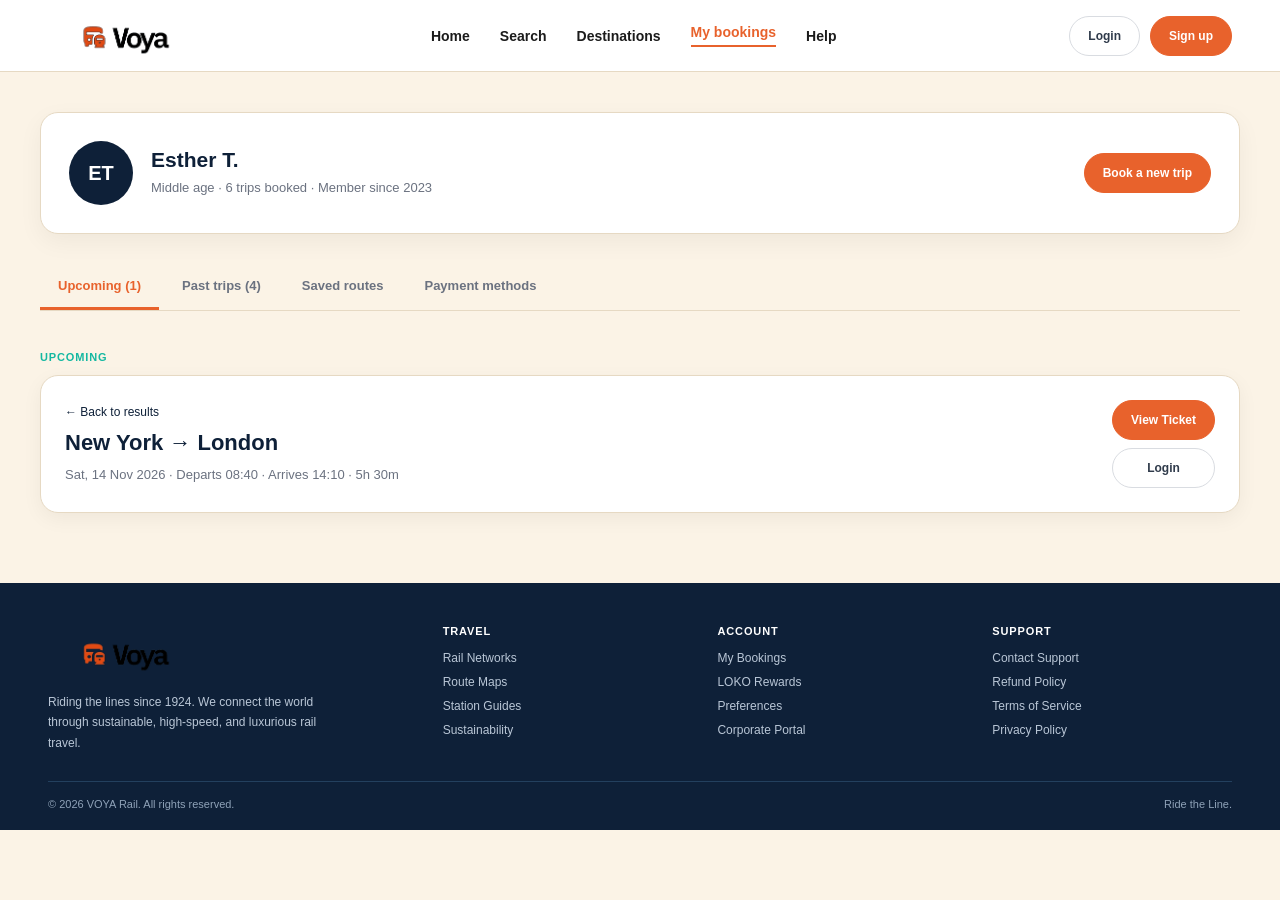
<file: bookings.html>
<!DOCTYPE html>
<html lang="en">
<head>
    <meta charset="UTF-8">
    <meta name="viewport" content="width=device-width, initial-scale=1.0">
    <title>VOYA-bookings</title>
    <link rel="stylesheet" href="css/bookings.css">
</head>

<body>

<!-- ============ BOOKINGS ============ -->
<div class="screen" id="bookings">

    <div class="screen-label">Bookings</div>

    <!-- NAVBAR -->
    <div class="navbar">

        <span class="logo">
            <img src="Media/voya-logo.png" alt="VOYA logo" width="100" height="100">
        </span>

        <div class="navlinks">
    <a href="index.html">Home</a>
    <a href="search.html">Search</a>
    <a href="destinations.html">Destinations</a>
    <a class="active" href="bookings.html">My bookings</a>
    <a href="help.html">Help</a>
</div>

        <div class="nav-actions">
            <a class="btn btn-outline" href="login.html">Login</a>
            <a class="btn btn-orange" href="signup.html">Sign up</a>
        </div>

    </div>


    <!-- PROFILE -->
    <div class="profile-banner">

        <div class="profile-left">

            <div class="avatar">ET</div>

            <div>
                <h3>Esther T.</h3>
                <p>Middle age · 6 trips booked · Member since 2023</p>
            </div>

        </div>

        <a class="btn btn-orange" href="search.html">
            Book a new trip
        </a>

    </div>


    <!-- TABS -->
    <div class="tabs">

        <span class="tab active">Upcoming (1)</span>

        <span class="tab">Past trips (4)</span>

        <span class="tab">Saved routes</span>

        <span class="tab">Payment methods</span>

    </div>


    <!-- ================= UPCOMING ================= -->
    <div class="tab-content active-content" id="upcomingContent">

        <div class="section">

            <div class="eyebrow">Upcoming</div>

            <div class="booking-card">

                <div>

                    <a class="back-link"
                       href="search.html"
                       style="color:var(--muted)">
                        ← Back to results
                    </a>

                    <h3>New York → London</h3>

                    <div class="meta">
                        Sat, 14 Nov 2026 · Departs 08:40 ·
                        Arrives 14:10 · 5h 30m
                    </div>

                </div>

                <div style="display:flex;flex-direction:column;gap:8px">

                    <a class="btn btn-orange"
                       href="confirmation.html">
                        View Ticket
                    </a>

                    <a class="btn btn-outline"
                       id="loginBtn"
                       href="#">
                        Login
                    </a>

                </div>

            </div>

        </div>

    </div>


    <!-- ================= PAST TRIPS ================= -->
    <div class="tab-content" id="pastTripsContent">

        <div class="section">

            <div class="eyebrow">
                Past trips — rate your ride
            </div>

            <div class="past-grid">

                <!-- TRIP 1 -->
                <div class="past-card">

                    <div class="past-card-top">

                        <div>
                            <h4>London — Tokyo</h4>

                            <div class="meta">
                                12 Jul 2024 · Economy
                            </div>
                        </div>

                        <span class="badge-dot">✓</span>

                    </div>

                    <div class="stars">
                        ★★★★★
                    </div>

                    <div class="quote">
                        "Smooth boarding, fare matched what I paid."
                    </div>

                </div>


                <!-- TRIP 2 -->
                <div class="past-card">

                    <div class="past-card-top">

                        <div>
                            <h4>Cape Town — Sydney</h4>

                            <div class="meta">
                                3 Mar 2024 · First Class
                            </div>
                        </div>

                    </div>

                    <div class="stars"
                         style="color:var(--border)">
                        ★★★★★
                    </div>

                    <button class="btn btn-outline btn-block"
                            id="ratingBtn"
                            style="margin-top:10px">
                        Add rating
                    </button>

                </div>


                <!-- TRIP 3 -->
                <div class="past-card">

                    <div class="past-card-top">

                        <div>
                            <h4>Bangkok — Rome</h4>

                            <div class="meta">
                                19 Dec 2023 · Economy
                            </div>
                        </div>

                        <span class="badge-dot">✓</span>

                    </div>

                    <div class="stars">
                        ★★★★☆
                    </div>

                    <div class="quote">
                        "Good value, would've liked more legroom."
                    </div>

                </div>

            </div>

        </div>

    </div>


    <!-- ================= SAVED ROUTES ================= -->
    <div class="tab-content" id="savedRoutesContent">

        <div class="section">

            <div class="eyebrow">
                Saved routes
            </div>

            <div class="booking-card">

                <div>

                    <h3>New York → London</h3>

                    <div class="meta">
                        Your saved route
                    </div>

                </div>

                <div>

                    <a class="btn btn-orange"
                       href="search.html">
                        Search this route
                    </a>

                </div>

            </div>

        </div>

    </div>


    <!-- ================= PAYMENT METHODS ================= -->
    <div class="tab-content" id="paymentContent">

        <div class="section">

            <div class="eyebrow">
                Payment methods
            </div>

            <div class="booking-card">

                <div>

                    <h3>Visa ending in 4242</h3>

                    <div class="meta">
                        Your saved payment method
                    </div>

                </div>

                <div>

                    <button class="btn btn-outline"
                            id="removePaymentBtn">
                        Remove
                    </button>

                </div>

            </div>

        </div>

    </div>


    <!-- ================= FOOTER ================= -->
    <div class="footer">

        <div class="footer-top">

            <div>

                <span class="logo">
                    <img src="Media/voya-logo.png"
                         alt="VOYA logo"
                         width="100"
                         height="100">
                </span>

                <p>
                    Riding the lines since 1924. We connect the world
                    through sustainable, high-speed, and luxurious rail travel.
                </p>

            </div>


            <div class="footer-col">

                <h4>Travel</h4>

                <a href="#">Rail Networks</a>
                <a href="#">Route Maps</a>
                <a href="#">Station Guides</a>
                <a href="#">Sustainability</a>

            </div>


            <div class="footer-col">

                <h4>Account</h4>

                <a href="bookings.html">My Bookings</a>
                <a href="#">LOKO Rewards</a>
                <a href="#">Preferences</a>
                <a href="#">Corporate Portal</a>

            </div>


            <div class="footer-col">

                <h4>Support</h4>

                <a href="#">Contact Support</a>
                <a href="#">Refund Policy</a>
                <a href="#">Terms of Service</a>
                <a href="#">Privacy Policy</a>

            </div>

        </div>


        <div class="footer-bottom">

            <span>
                © 2026 VOYA Rail. All rights reserved.
            </span>

            <span>
                Ride the Line.
            </span>

        </div>

    </div>

</div>


<!-- JAVASCRIPT -->
<script src="js/bookings.js"></script>

</body>
</html>
</file>
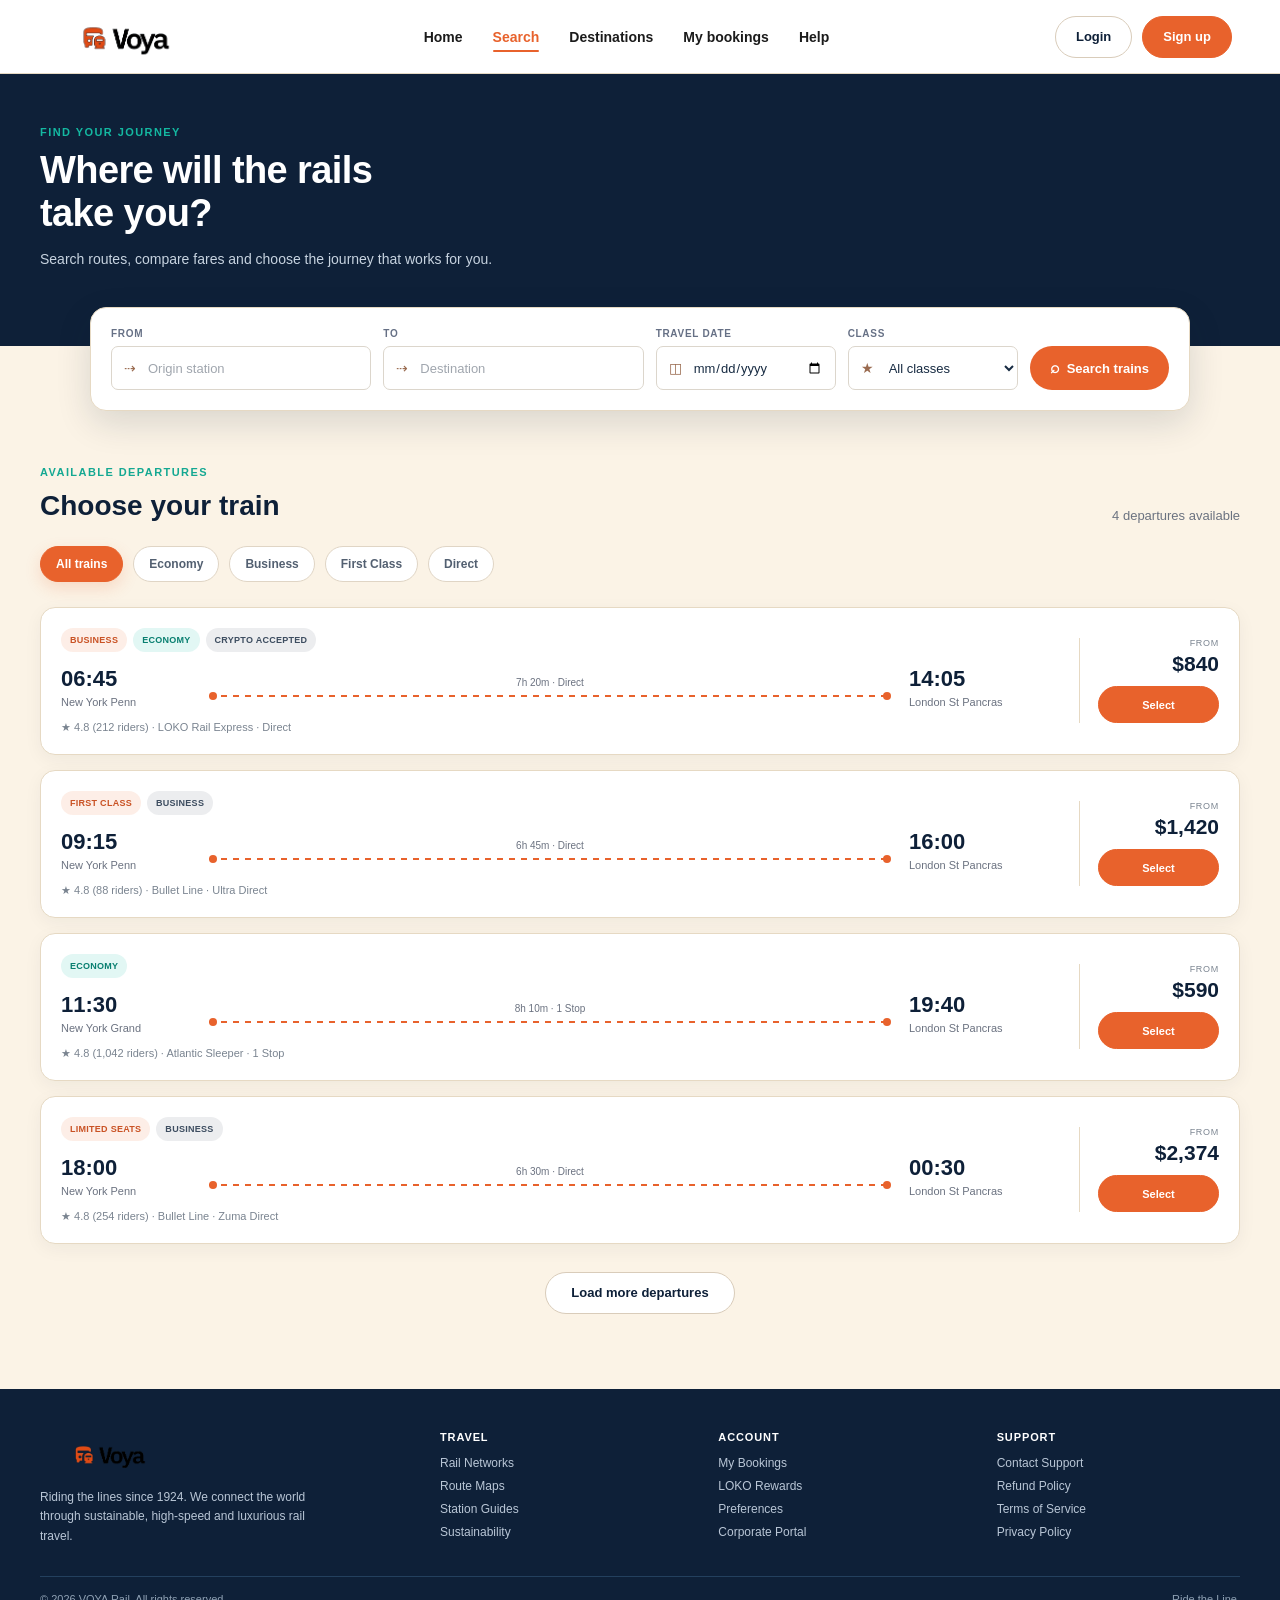
<file: search.html>
<!DOCTYPE html>
<html lang="en">

<head>
    <meta charset="UTF-8">
    <meta name="viewport" content="width=device-width, initial-scale=1.0">

    <title>VOYA Rail — Search</title>

    <link rel="stylesheet" href="css/search.css">
</head>

<body>

<div class="search-page" id="searchPage">

    <!-- =====================================================
         NAVBAR
    ====================================================== -->

    <header class="search-navbar">

        <a href="index.html" class="search-logo">
            <img
                src="Media/voya-logo.png"
                alt="VOYA Rail"
            >
        </a>

        <nav class="search-navlinks">

            <a href="index.html">
                Home
            </a>

            <a href="search.html" class="active">
                Search
            </a>

            <a href="destinations.html">
                Destinations
            </a>

            <a href="bookings.html">
                My bookings
            </a>

            <a href="help.html">
                Help
            </a>

        </nav>

        <div class="search-nav-actions">

            <a
                href="login.html"
                class="search-btn search-btn-outline"
            >
                Login
            </a>

            <a
                href="signup.html"
                class="search-btn search-btn-orange"
            >
                Sign up
            </a>

        </div>

    </header>


    <!-- =====================================================
         HERO
    ====================================================== -->

    <section class="search-hero">

        <div class="search-container">

            <div class="search-eyebrow">
                FIND YOUR JOURNEY
            </div>

            <h1>
                Where will the rails<br>
                take you?
            </h1>

            <p>
                Search routes, compare fares and choose
                the journey that works for you.
            </p>

        </div>

    </section>


    <!-- =====================================================
         SEARCH BAR
    ====================================================== -->

    <section class="search-form-wrapper">

        <form
            class="search-bar"
            id="trainSearchForm"
        >

            <!-- FROM -->

            <div class="search-field">

                <label for="origin">
                    From
                </label>

                <div class="input-wrapper">

                    <span class="field-icon">
                        ⇢
                    </span>

                    <input
                        id="origin"
                        name="origin"
                        type="text"
                        placeholder="Origin station"
                        autocomplete="off"
                        required
                    >

                </div>

            </div>


            <!-- TO -->

            <div class="search-field">

                <label for="destination">
                    To
                </label>

                <div class="input-wrapper">

                    <span class="field-icon">
                        ⇢
                    </span>

                    <input
                        id="destination"
                        name="destination"
                        type="text"
                        placeholder="Destination"
                        autocomplete="off"
                        required
                    >

                </div>

            </div>


            <!-- DATE -->

            <div class="search-field">

                <label for="travelDate">
                    Travel date
                </label>

                <div class="input-wrapper">

                    <span class="field-icon">
                        ◫
                    </span>

                    <input
                        id="travelDate"
                        name="travelDate"
                        type="date"
                        required
                    >

                </div>

            </div>


            <!-- CLASS -->

            <div class="search-field">

                <label for="travelClass">
                    Class
                </label>

                <div class="input-wrapper">

                    <span class="field-icon">
                        ★
                    </span>

                    <select
                        id="travelClass"
                        name="travelClass"
                    >

                        <option value="all">
                            All classes
                        </option>

                        <option value="Economy">
                            Economy
                        </option>

                        <option value="Business">
                            Business
                        </option>

                        <option value="First Class">
                            First Class
                        </option>

                    </select>

                </div>

            </div>


            <!-- SEARCH BUTTON -->

            <button
                type="submit"
                class="search-btn search-btn-orange search-submit"
                id="searchBtn"
            >
                <span>⌕</span>
                Search trains
            </button>

        </form>

    </section>


    <!-- =====================================================
         RESULTS
    ====================================================== -->

    <main class="results">

        <div class="search-container">


            <!-- RESULTS HEADER -->

            <div class="results-title">

                <div>

                    <div class="search-eyebrow dark-eyebrow">
                        AVAILABLE DEPARTURES
                    </div>

                    <h2>
                        Choose your train
                    </h2>

                </div>

                <div
                    class="results-count"
                    id="resultsCount"
                >
                    4 departures available
                </div>

            </div>


            <!-- =====================================================
                 FILTER CHIPS
            ====================================================== -->

            <div class="filter-row">

                <button
                    type="button"
                    class="filter-chip active"
                    data-filter="all"
                >
                    All trains
                </button>

                <button
                    type="button"
                    class="filter-chip"
                    data-filter="Economy"
                >
                    Economy
                </button>

                <button
                    type="button"
                    class="filter-chip"
                    data-filter="Business"
                >
                    Business
                </button>

                <button
                    type="button"
                    class="filter-chip"
                    data-filter="First Class"
                >
                    First Class
                </button>

                <button
                    type="button"
                    class="filter-chip"
                    data-filter="Direct"
                >
                    Direct
                </button>

            </div>


            <!-- =====================================================
                 RESULTS LIST
            ====================================================== -->

            <section
                class="train-results"
                id="trainResults"
            >


                <!-- =================================================
                     TRAIN 1
                ================================================== -->

                <article
                    class="departure-card"
                    data-class="Business"
                    data-direct="true"
                    data-departure="morning"
                >

                    <div class="departure-main">

                        <div class="badges">

                            <span class="badge orange">
                                BUSINESS
                            </span>

                            <span class="badge teal">
                                ECONOMY
                            </span>

                            <span class="badge dark">
                                CRYPTO ACCEPTED
                            </span>

                        </div>


                        <div class="dep-row">

                            <div>

                                <div class="dep-time">
                                    06:45
                                </div>

                                <div class="dep-station">
                                    New York Penn
                                </div>

                            </div>


                            <div class="dep-mid">

                                <div class="dep-dur">
                                    7h 20m · Direct
                                </div>

                                <div class="route-dots"></div>

                            </div>


                            <div>

                                <div class="dep-time">
                                    14:05
                                </div>

                                <div class="dep-station">
                                    London St Pancras
                                </div>

                            </div>

                        </div>


                        <div class="dep-info">
                            ★ 4.8 (212 riders) · LOKO Rail Express · Direct
                        </div>

                    </div>


                    <div class="dep-price">

                        <div class="label">
                            From
                        </div>

                        <div class="amount">
                            $840
                        </div>

                        <a
                            href="trip.html"
                            class="search-btn search-btn-orange select-train"
                            data-time="06:45"
                            data-arrival="14:05"
                            data-duration="7h 20m"
                            data-route="New York Penn → London St Pancras"
                            data-price="840"
                            data-class="Business"
                        >
                            Select
                        </a>

                    </div>

                </article>


                <!-- =================================================
                     TRAIN 2
                ================================================== -->

                <article
                    class="departure-card"
                    data-class="First Class"
                    data-direct="true"
                    data-departure="morning"
                >

                    <div class="departure-main">

                        <div class="badges">

                            <span class="badge orange">
                                FIRST CLASS
                            </span>

                            <span class="badge dark">
                                BUSINESS
                            </span>

                        </div>


                        <div class="dep-row">

                            <div>

                                <div class="dep-time">
                                    09:15
                                </div>

                                <div class="dep-station">
                                    New York Penn
                                </div>

                            </div>


                            <div class="dep-mid">

                                <div class="dep-dur">
                                    6h 45m · Direct
                                </div>

                                <div class="route-dots"></div>

                            </div>


                            <div>

                                <div class="dep-time">
                                    16:00
                                </div>

                                <div class="dep-station">
                                    London St Pancras
                                </div>

                            </div>

                        </div>


                        <div class="dep-info">
                            ★ 4.8 (88 riders) · Bullet Line · Ultra Direct
                        </div>

                    </div>


                    <div class="dep-price">

                        <div class="label">
                            From
                        </div>

                        <div class="amount">
                            $1,420
                        </div>

                        <a
                            href="trip.html"
                            class="search-btn search-btn-orange select-train"
                            data-time="09:15"
                            data-arrival="16:00"
                            data-duration="6h 45m"
                            data-route="New York Penn → London St Pancras"
                            data-price="1420"
                            data-class="First Class"
                        >
                            Select
                        </a>

                    </div>

                </article>


                <!-- =================================================
                     TRAIN 3
                ================================================== -->

                <article
                    class="departure-card"
                    data-class="Economy"
                    data-direct="false"
                    data-departure="afternoon"
                >

                    <div class="departure-main">

                        <div class="badges">

                            <span class="badge teal">
                                ECONOMY
                            </span>

                        </div>


                        <div class="dep-row">

                            <div>

                                <div class="dep-time">
                                    11:30
                                </div>

                                <div class="dep-station">
                                    New York Grand
                                </div>

                            </div>


                            <div class="dep-mid">

                                <div class="dep-dur">
                                    8h 10m · 1 Stop
                                </div>

                                <div class="route-dots"></div>

                            </div>


                            <div>

                                <div class="dep-time">
                                    19:40
                                </div>

                                <div class="dep-station">
                                    London St Pancras
                                </div>

                            </div>

                        </div>


                        <div class="dep-info">
                            ★ 4.8 (1,042 riders) · Atlantic Sleeper · 1 Stop
                        </div>

                    </div>


                    <div class="dep-price">

                        <div class="label">
                            From
                        </div>

                        <div class="amount">
                            $590
                        </div>

                        <a
                            href="trip.html"
                            class="search-btn search-btn-orange select-train"
                            data-time="11:30"
                            data-arrival="19:40"
                            data-duration="8h 10m"
                            data-route="New York Grand → London St Pancras"
                            data-price="590"
                            data-class="Economy"
                        >
                            Select
                        </a>

                    </div>

                </article>


                <!-- =================================================
                     TRAIN 4
                ================================================== -->

                <article
                    class="departure-card"
                    data-class="Business"
                    data-direct="true"
                    data-departure="evening"
                >

                    <div class="departure-main">

                        <div class="badges">

                            <span class="badge orange">
                                LIMITED SEATS
                            </span>

                            <span class="badge dark">
                                BUSINESS
                            </span>

                        </div>


                        <div class="dep-row">

                            <div>

                                <div class="dep-time">
                                    18:00
                                </div>

                                <div class="dep-station">
                                    New York Penn
                                </div>

                            </div>


                            <div class="dep-mid">

                                <div class="dep-dur">
                                    6h 30m · Direct
                                </div>

                                <div class="route-dots"></div>

                            </div>


                            <div>

                                <div class="dep-time">
                                    00:30
                                </div>

                                <div class="dep-station">
                                    London St Pancras
                                </div>

                            </div>

                        </div>


                        <div class="dep-info">
                            ★ 4.8 (254 riders) · Bullet Line · Zuma Direct
                        </div>

                    </div>


                    <div class="dep-price">

                        <div class="label">
                            From
                        </div>

                        <div class="amount">
                            $2,374
                        </div>

                        <a
                            href="trip.html"
                            class="search-btn search-btn-orange select-train"
                            data-time="18:00"
                            data-arrival="00:30"
                            data-duration="6h 30m"
                            data-route="New York Penn → London St Pancras"
                            data-price="2374"
                            data-class="Business"
                        >
                            Select
                        </a>

                    </div>

                </article>


                <!-- =================================================
                     EMPTY STATE
                ================================================== -->

                <div
                    class="no-results"
                    id="noResults"
                    hidden
                >

                    <h3>
                        No trains found
                    </h3>

                    <p>
                        Try changing your search or removing one
                        of the filters.
                    </p>

                    <button
                        type="button"
                        class="search-btn search-btn-outline"
                        id="resetSearch"
                    >
                        Reset search
                    </button>

                </div>


            </section>


            <!-- =================================================
                 LOAD MORE
            ================================================== -->

            <div class="center-btn">

                <button
                    type="button"
                    class="search-btn search-btn-outline"
                    id="loadMoreBtn"
                >
                    Load more departures
                </button>

            </div>

        </div>

    </main>


    <!-- =====================================================
         FOOTER
    ====================================================== -->

    <footer class="search-footer">

        <div class="search-container footer-grid">


            <!-- FOOTER BRAND -->

            <div class="footer-brand">

                <a
                    href="index.html"
                    class="search-logo footer-logo"
                >

                    <img
                        src="Media/voya-logo.png"
                        alt="VOYA Rail"
                    >

                </a>

                <p>
                    Riding the lines since 1924.
                    We connect the world through sustainable,
                    high-speed and luxurious rail travel.
                </p>

            </div>


            <!-- TRAVEL -->

            <div>

                <h4>
                    Travel
                </h4>

                <a href="destinations.html">
                    Rail Networks
                </a>

                <a href="destinations.html">
                    Route Maps
                </a>

                <a href="destinations.html">
                    Station Guides
                </a>

                <a href="destinations.html">
                    Sustainability
                </a>

            </div>


            <!-- ACCOUNT -->

            <div>

                <h4>
                    Account
                </h4>

                <a href="bookings.html">
                    My Bookings
                </a>

                <a href="#">
                    LOKO Rewards
                </a>

                <a href="#">
                    Preferences
                </a>

                <a href="#">
                    Corporate Portal
                </a>

            </div>


            <!-- SUPPORT -->

            <div>

                <h4>
                    Support
                </h4>

                <a href="help.html">
                    Contact Support
                </a>

                <a href="help.html">
                    Refund Policy
                </a>

                <a href="help.html">
                    Terms of Service
                </a>

                <a href="help.html">
                    Privacy Policy
                </a>

            </div>

        </div>


        <!-- FOOTER BOTTOM -->

        <div class="search-container footer-bottom">

            <span>
                © 2026 VOYA Rail. All rights reserved.
            </span>

            <span>
                Ride the Line.
            </span>

        </div>

    </footer>

</div>


<!-- =====================================================
     JAVASCRIPT
====================================================== -->

<script src="js/search.js"></script>

</body>
</html>
</file>
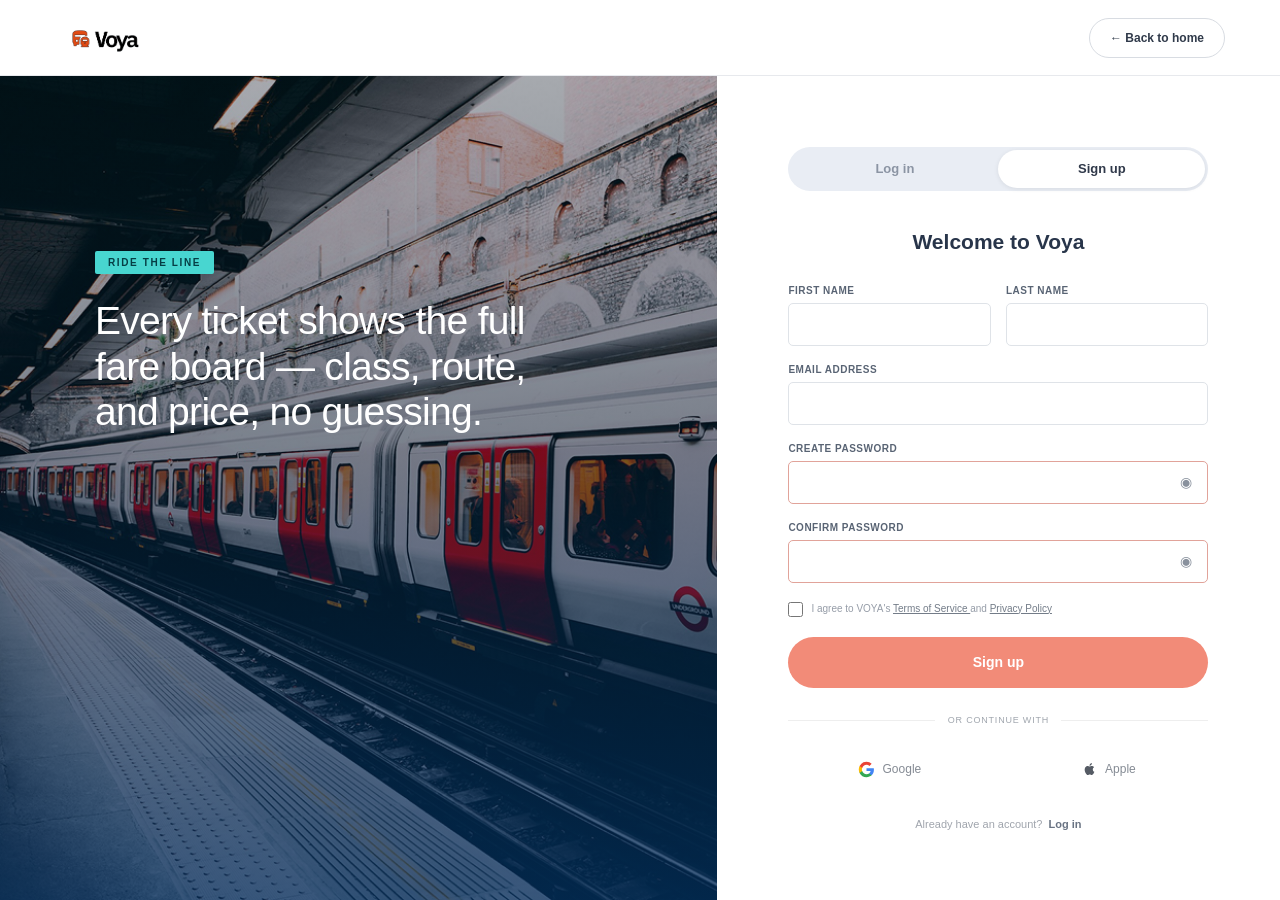
<file: signup.html>
<!DOCTYPE html>
<html lang="en">

<head>
    <meta charset="UTF-8">

    <meta
        name="viewport"
        content="width=device-width, initial-scale=1.0"
    >

    <title>VOYA Rail — Sign Up</title>

    <link rel="stylesheet" href="css/signup.css">
</head>


<body class="signup-page">


    <!-- =====================================================
         TOP HEADER
    ====================================================== -->

    <header class="signup-header">

        <a
            href="index.html"
            class="voya-logo"
        >

            <img
                src="Media/voya-logo.png"
                alt="VOYA Rail"
            >

        </a>


        <a
            href="index.html"
            class="back-home"
        >
            ← Back to home
        </a>

    </header>



    <!-- =====================================================
         MAIN SIGN UP AREA
    ====================================================== -->

    <main class="signup-layout">


        <!-- =================================================
             LEFT HERO
        ================================================== -->

        <section class="signup-hero">


            <div class="hero-overlay"></div>


            <div class="hero-content">


                <div class="hero-tag">
                    RIDE THE LINE
                </div>


                <h1>
                    Every ticket shows the
                    full fare board — class,
                    route, and price, no
                    guessing.
                </h1>


            </div>

        </section>



        <!-- =================================================
             RIGHT SIGN UP PANEL
        ================================================== -->

        <section class="signup-panel">


            <div class="signup-card">


                <!-- =========================================
                     LOGIN / SIGN UP SWITCH
                ========================================== -->

                <div class="auth-switch">

                    <a
                        href="login.html"
                        class="switch-login"
                    >
                        Log in
                    </a>


                    <span class="switch-signup active">
                        Sign up
                    </span>

                </div>



                <!-- =========================================
                     TITLE
                ========================================== -->

                <h2>
                    Welcome to Voya
                </h2>



                <!-- =========================================
                     SIGN UP FORM
                ========================================== -->

                <form
                    id="signup-form"
                    novalidate
                >


                    <!-- NAME -->

                    <div class="name-row">


                        <div class="field">

                            <label for="firstName">
                                First name
                            </label>

                            <input
                                id="firstName"
                                name="firstName"
                                type="text"
                                placeholder=""
                                autocomplete="given-name"
                                required
                            >

                        </div>


                        <div class="field">

                            <label for="lastName">
                                Last name
                            </label>

                            <input
                                id="lastName"
                                name="lastName"
                                type="text"
                                placeholder=""
                                autocomplete="family-name"
                                required
                            >

                        </div>


                    </div>



                    <!-- EMAIL -->

                    <div class="field">

                        <label for="signupEmail">
                            Email address
                        </label>

                        <input
                            id="signupEmail"
                            name="email"
                            type="email"
                            placeholder=""
                            autocomplete="email"
                            required
                        >

                    </div>



                    <!-- CREATE PASSWORD -->

                    <div class="field">

                        <label for="createPassword">
                            Create password
                        </label>


                        <div class="password-field">

                            <input
                                id="createPassword"
                                name="password"
                                type="password"
                                autocomplete="new-password"
                                required
                            >


                            <button
                                type="button"
                                class="password-toggle"
                                data-target="createPassword"
                                aria-label="Show password"
                            >
                                <span class="eye-icon">◉</span>
                            </button>

                        </div>

                    </div>



                    <!-- CONFIRM PASSWORD -->

                    <div class="field">

                        <label for="confirmPassword">
                            Confirm password
                        </label>


                        <div class="password-field">

                            <input
                                id="confirmPassword"
                                name="confirmPassword"
                                type="password"
                                autocomplete="new-password"
                                required
                            >


                            <button
                                type="button"
                                class="password-toggle"
                                data-target="confirmPassword"
                                aria-label="Show password"
                            >
                                <span class="eye-icon">◉</span>
                            </button>

                        </div>

                    </div>



                    <!-- TERMS -->

                    <div class="terms">

                        <input
                            type="checkbox"
                            id="terms"
                            name="terms"
                        >


                        <label for="terms">

                            I agree to VOYA's

                            <a href="#">
                                Terms of Service
                            </a>

                            and

                            <a href="#">
                                Privacy Policy
                            </a>

                        </label>

                    </div>



                    <!-- SIGN UP BUTTON -->

                    <button
                        type="submit"
                        class="signup-button"
                        id="signup-button"
                    >
                        Sign up
                    </button>



                </form>



                <!-- =========================================
                     DIVIDER
                ========================================== -->

                <div class="divider">

                    <span>
                        or continue with
                    </span>

                </div>



                <!-- =========================================
                     SOCIAL LOGIN
                ========================================== -->

                <div class="social-login">


                    <!-- GOOGLE -->

                    <button
                        type="button"
                        class="social-button"
                        id="google-button"
                    >

                        <svg
                            class="google-icon"
                            viewBox="0 0 24 24"
                            aria-hidden="true"
                        >

                            <path
                                fill="#4285F4"
                                d="M21.35 12.27c0-.68-.06-1.34-.17-1.97H12v3.73h5.24a4.48 4.48 0 0 1-1.94 2.94v2.45h3.14c1.84-1.69 2.91-4.18 2.91-7.15z"
                            />

                            <path
                                fill="#34A853"
                                d="M12 21.75c2.63 0 4.84-.87 6.45-2.33l-3.14-2.45c-.87.58-1.98.92-3.31.92-2.54 0-4.69-1.72-5.46-4.03H3.29v2.52A9.75 9.75 0 0 0 12 21.75z"
                            />

                            <path
                                fill="#FBBC05"
                                d="M6.54 13.86A5.86 5.86 0 0 1 6.23 12c0-.65.11-1.28.31-1.86V7.62H3.29A9.75 9.75 0 0 0 2.25 12c0 1.57.38 3.06 1.04 4.38l3.25-2.52z"
                            />

                            <path
                                fill="#EA4335"
                                d="M12 6.11c1.43 0 2.71.49 3.72 1.45l2.79-2.79C16.84 3.18 14.63 2.25 12 2.25a9.75 9.75 0 0 0-8.71 5.37l3.25 2.52C7.31 7.83 9.46 6.11 12 6.11z"
                            />

                        </svg>


                        <span>
                            Google
                        </span>

                    </button>



                    <!-- APPLE -->

                    <button
                        type="button"
                        class="social-button"
                        id="apple-button"
                    >

                        <svg
                            class="apple-icon"
                            viewBox="0 0 24 24"
                            aria-hidden="true"
                        >

                            <path
                                d="M17.05 12.54c-.02-2.01 1.64-2.98 1.71-3.02-.94-1.37-2.4-1.56-2.91-1.58-1.22-.13-2.4.73-3.02.73-.63 0-1.6-.72-2.63-.7-1.35.02-2.6.79-3.3 2.02-1.41 2.45-.36 6.05 1.01 8.03.67.97 1.46 2.06 2.5 2.02 1.01-.04 1.39-.65 2.61-.65 1.22 0 1.57.65 2.63.63 1.09-.02 1.78-.98 2.44-1.95.77-1.12 1.08-2.2 1.1-2.25-.02-.01-2.12-.81-2.14-3.28z"
                            />

                            <path
                                d="M15.03 6.63c.55-.67.92-1.6.82-2.53-.79.03-1.75.53-2.32 1.2-.51.59-.96 1.54-.84 2.45.89.07 1.8-.45 2.34-1.12z"
                            />

                        </svg>


                        <span>
                            Apple
                        </span>

                    </button>


                </div>



                <!-- =========================================
                     FOOTER
                ========================================== -->

                <div class="already-account">

                    Already have an account?

                    <a href="login.html">
                        Log in
                    </a>

                </div>


            </div>

        </section>


    </main>


    <script src="js/signup.js"></script>

</body>

</html>
</file>
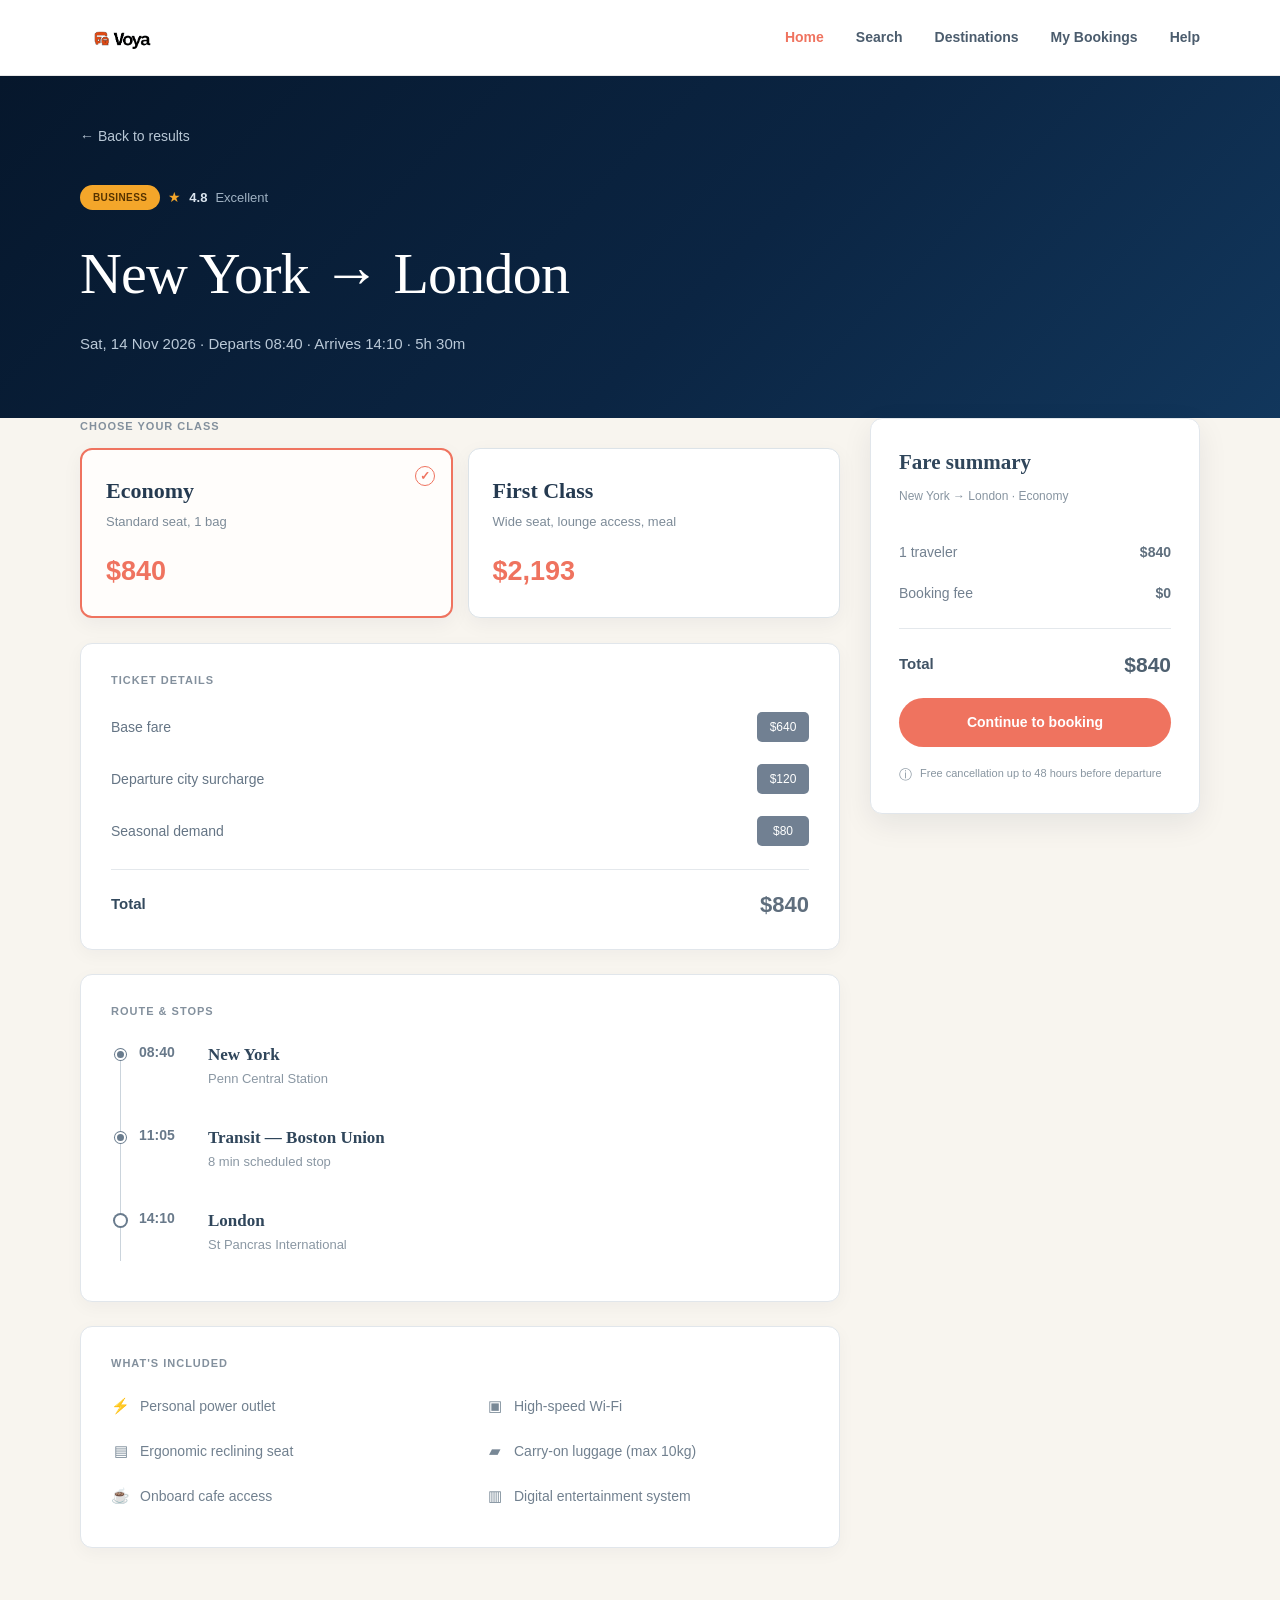
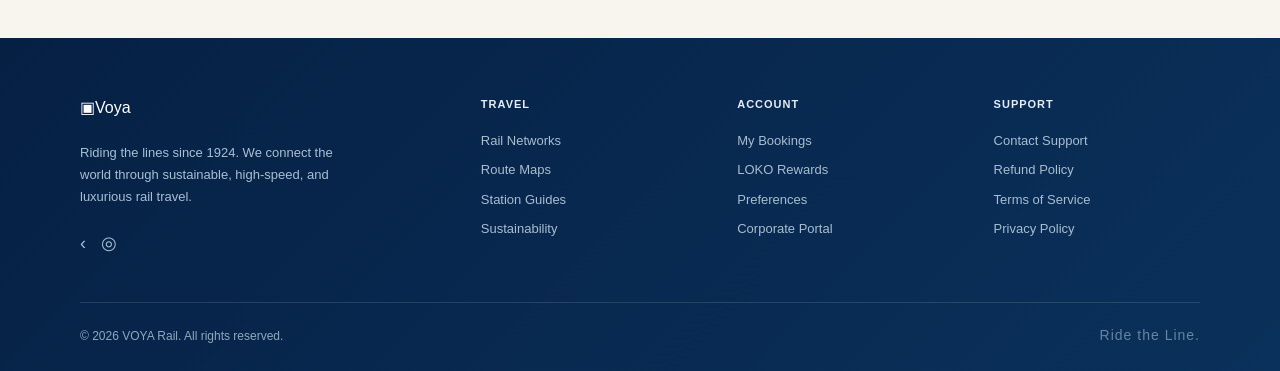
<file: trip.html>
<!DOCTYPE html>
<html lang="en">
<head>
    <meta charset="UTF-8">
    <meta name="viewport" content="width=device-width, initial-scale=1.0">

    <title>VOYA — Trip Details</title>

    <link rel="stylesheet" href="css/trip.css">
</head>

<body>

<!-- =====================================================
     NAVBAR
===================================================== -->

<header class="navbar">
    <div class="nav-container">

    <a href="index.html" class="logo">
       <img src="Media/voya-logo.png" alt="VOYA Rail">
    </a>

        <nav class="nav-links">
            <a href="index.html">Home</a>
            <a href="search.html">Search</a>
            <a href="destinations.html">Destinations</a>
            <a href="bookings.html">My Bookings</a>
            <a href="help.html">Help</a>
        </nav>

    </div>
</header>


<!-- =====================================================
     TRIP HERO
===================================================== -->

<section class="trip-hero">

    <div class="container">

        <a href="search.html" class="back-link">
            ← Back to results
        </a>

        <div class="trip-top">

            <div class="trip-left">

                <div class="trip-badges">
                    <span class="business-badge">BUSINESS</span>

                    <span class="rating">
                        ★
                    </span>

                    <span class="rating-number">
                        4.8
                    </span>

                    <span class="rating-text">
                        Excellent
                    </span>
                </div>

                <h1 id="routeTitle">
                    New York → London
                </h1>

                <p id="tripMeta">
                    Sat, 14 Nov 2026 · Departs 08:40 · Arrives 14:10 · 5h 30m
                </p>

            </div>

        </div>

    </div>

</section>


<!-- =====================================================
     MAIN CONTENT
===================================================== -->

<main class="main-section">

    <div class="container trip-grid">

        <!-- =================================================
             LEFT CONTENT
        ================================================== -->

        <section class="trip-main">

            <!-- CHOOSE CLASS -->

            <section class="class-section">

                <div class="section-label">
                    CHOOSE YOUR CLASS
                </div>

                <div class="class-options">

                    <!-- ECONOMY -->

                    <button
                        type="button"
                        class="class-card selected"
                        data-class="Economy"
                    >

                        <span class="selected-check">✓</span>

                        <h2>Economy</h2>

                        <p>
                            Standard seat, 1 bag
                        </p>

                        <strong>
                            $840
                        </strong>

                    </button>


                    <!-- FIRST CLASS -->

                    <button
                        type="button"
                        class="class-card"
                        data-class="First Class"
                    >

                        <span class="selected-check hidden">✓</span>

                        <h2>First Class</h2>

                        <p>
                            Wide seat, lounge access, meal
                        </p>

                        <strong>
                            $2,193
                        </strong>

                    </button>

                </div>

            </section>


            <!-- =================================================
                 TICKET DETAILS
            ================================================== -->

            <section class="white-card ticket-card">

                <div class="card-label">
                    TICKET DETAILS
                </div>

                <div class="ticket-row">

                    <span>Base fare</span>

                    <span
                        class="amount"
                        id="baseFare"
                    >
                        $640
                    </span>

                </div>

                <div class="ticket-row">

                    <span>
                        Departure city surcharge
                    </span>

                    <span
                        class="amount"
                        id="citySurcharge"
                    >
                        $120
                    </span>

                </div>

                <div class="ticket-row">

                    <span>
                        Seasonal demand
                    </span>

                    <span
                        class="amount"
                        id="seasonalDemand"
                    >
                        $80
                    </span>

                </div>

                <div class="ticket-total">

                    <span>Total</span>

                    <strong id="ticketTotal">
                        $840
                    </strong>

                </div>

            </section>


            <!-- =================================================
                 ROUTE & STOPS
            ================================================== -->

            <section class="white-card route-card">

                <div class="card-label">
                    ROUTE &amp; STOPS
                </div>

                <div class="timeline">

                    <!-- DEPARTURE -->

                    <div class="timeline-item">

                        <div class="timeline-dot"></div>

                        <div class="timeline-time">
                            08:40
                        </div>

                        <div class="timeline-info">

                            <h3 id="departureCity">
                                New York
                            </h3>

                            <p>
                                Penn Central Station
                            </p>

                        </div>

                    </div>


                    <!-- STOP -->

                    <div class="timeline-item">

                        <div class="timeline-dot"></div>

                        <div class="timeline-time">
                            11:05
                        </div>

                        <div class="timeline-info">

                            <h3>
                                Transit — Boston Union
                            </h3>

                            <p>
                                8 min scheduled stop
                            </p>

                        </div>

                    </div>


                    <!-- ARRIVAL -->

                    <div class="timeline-item last">

                        <div class="timeline-dot"></div>

                        <div class="timeline-time">
                            14:10
                        </div>

                        <div class="timeline-info">

                            <h3 id="destinationCity">
                                London
                            </h3>

                            <p>
                                St Pancras International
                            </p>

                        </div>

                    </div>

                </div>

            </section>


            <!-- =================================================
                 WHAT'S INCLUDED
            ================================================== -->

            <section class="white-card included-card">

                <div class="card-label">
                    WHAT'S INCLUDED
                </div>

                <div class="included-grid">

                    <div class="included-item">
                        <span class="included-icon">⚡</span>
                        <span>Personal power outlet</span>
                    </div>

                    <div class="included-item">
                        <span class="included-icon">▣</span>
                        <span>High-speed Wi-Fi</span>
                    </div>

                    <div class="included-item">
                        <span class="included-icon">▤</span>
                        <span>Ergonomic reclining seat</span>
                    </div>

                    <div class="included-item">
                        <span class="included-icon">▰</span>
                        <span>Carry-on luggage (max 10kg)</span>
                    </div>

                    <div class="included-item">
                        <span class="included-icon">☕</span>
                        <span>Onboard cafe access</span>
                    </div>

                    <div class="included-item">
                        <span class="included-icon">▥</span>
                        <span>Digital entertainment system</span>
                    </div>

                </div>

            </section>

        </section>


        <!-- =================================================
             RIGHT SIDEBAR
        ================================================== -->

        <aside class="fare-sidebar">

            <div class="fare-card">

                <h2>
                    Fare summary
                </h2>

                <p
                    class="fare-route"
                    id="fareRoute"
                >
                    New York → London · Economy
                </p>


                <div class="fare-row">

                    <span>
                        1 traveler
                    </span>

                    <strong id="travelerPrice">
                        $840
                    </strong>

                </div>


                <div class="fare-row">

                    <span>
                        Booking fee
                    </span>

                    <strong>
                        $0
                    </strong>

                </div>


                <div class="fare-divider"></div>


                <div class="fare-total">

                    <span>
                        Total
                    </span>

                    <strong id="fareTotal">
                        $840
                    </strong>

                </div>


                <button
                    type="button"
                    class="continue-button"
                    id="continueButton"
                >
                    Continue to booking
                </button>


                <div class="cancellation">

                    <span class="info-icon">ⓘ</span>

                    <span>
                        Free cancellation up to 48 hours before departure
                    </span>

                </div>

            </div>

        </aside>

    </div>

</main>


<!-- =====================================================
     FOOTER
===================================================== -->

<footer class="footer">

    <div class="footer-container">

        <div class="footer-brand">

            <a href="index.html" class="footer-logo">
                <span class="logo-icon">▣</span>
                <span>Voya</span>
            </a>

            <p>
                Riding the lines since 1924. We connect the world through
                sustainable, high-speed, and luxurious rail travel.
            </p>

            <div class="social-links">
                <a href="#">‹</a>
                <a href="#">◎</a>
            </div>

        </div>


        <div class="footer-column">

            <h3>TRAVEL</h3>

            <a href="#">Rail Networks</a>
            <a href="#">Route Maps</a>
            <a href="#">Station Guides</a>
            <a href="#">Sustainability</a>

        </div>


        <div class="footer-column">

            <h3>ACCOUNT</h3>

            <a href="bookings.html">My Bookings</a>
            <a href="#">LOKO Rewards</a>
            <a href="#">Preferences</a>
            <a href="#">Corporate Portal</a>

        </div>


        <div class="footer-column">

            <h3>SUPPORT</h3>

            <a href="help.html">Contact Support</a>
            <a href="#">Refund Policy</a>
            <a href="#">Terms of Service</a>
            <a href="#">Privacy Policy</a>

        </div>

    </div>


    <div class="footer-bottom">

        <span>
            © 2026 VOYA Rail. All rights reserved.
        </span>

        <span>
            Ride the Line.
        </span>

    </div>

</footer>


<script src="js/trip.js"></script>

</body>
</html>
</file>
<file: css/bookings.css>
/* =========================================================
   VOYA RAIL — BOOKINGS PAGE
   ========================================================= */

* {
    box-sizing: border-box;
}

html,
body {
    margin: 0;
    padding: 0;
    width: 100%;
    min-height: 100%;
}

body {
    background: var(--cream, #FBF3E6);
    color: var(--navy, #0E2038);
    font-family: Arial, Helvetica, sans-serif;
}

a {
    text-decoration: none;
}

button,
input,
select {
    font: inherit;
}

button {
    cursor: pointer;
}


/* =========================================================
   MAIN SCREEN
   ========================================================= */

#bookings {
    min-height: 100vh;
    background: var(--cream, #FBF3E6);
}

.screen-label {
    display: none;
}


/* =========================================================
   NAVBAR
   ========================================================= */

.navbar {
    width: 100%;
    min-height: 72px;

    padding: 8px 48px;

    background: #ffffff;
    border-bottom: 1px solid var(--border, #E6D9C3);

    display: flex;
    align-items: center;
    justify-content: space-between;

    gap: 25px;

    position: relative;
    z-index: 20;
}


/* LOGO */

.navbar .logo {
    width: 150px;
    height: 55px;

    display: flex;
    align-items: center;

    flex-shrink: 0;

    overflow: hidden;
}

.navbar .logo img {
    width: 150px;
    height: 55px;

    object-fit: contain;
    display: block;
}


/* NAV LINKS */

.navlinks {
    display: flex;
    align-items: center;
    justify-content: center;

    gap: 30px;

    flex: 1;
}

.navlinks a {
    color: #1B1B1B;

    font-size: 14px;
    font-weight: 600;

    white-space: nowrap;

    transition: color .2s ease;
}

.navlinks a:hover {
    color: var(--orange, #E8622C);
}

.navlinks a.active {
    color: var(--orange, #E8622C);

    border-bottom: 2px solid var(--orange, #E8622C);

    padding-bottom: 5px;
}


/* NAV ACTIONS */

.nav-actions {
    display: flex;
    align-items: center;

    gap: 10px;

    flex-shrink: 0;
}


/* =========================================================
   PROFILE BANNER
   ========================================================= */

.profile-banner {
    width: calc(100% - 64px);
    max-width: 1200px;

    margin: 40px auto 0;

    padding: 28px;

    background: #ffffff;

    border: 1px solid var(--border, #E6D9C3);

    border-radius: 18px;

    display: flex;
    align-items: center;
    justify-content: space-between;

    gap: 24px;

    box-shadow:
        0 8px 24px rgba(0, 0, 0, .05);
}


/* PROFILE LEFT */

.profile-left {
    display: flex;
    align-items: center;

    gap: 18px;

    min-width: 0;
}


/* AVATAR */

.avatar {
    width: 64px;
    height: 64px;

    flex-shrink: 0;

    border-radius: 50%;

    background: var(--navy, #0E2038);
    color: #ffffff;

    display: flex;
    align-items: center;
    justify-content: center;

    font-size: 20px;
    font-weight: 700;

    font-family: "Poppins", Arial, sans-serif;
}


/* PROFILE TEXT */

.profile-left h3 {
    margin: 0 0 6px;

    color: var(--navy, #0E2038);

    font-size: 21px;
    font-weight: 700;
}

.profile-left p {
    margin: 0;

    color: var(--muted, #6B7280);

    font-size: 13px;
    line-height: 1.5;
}


/* =========================================================
   TABS
   ========================================================= */

.tabs {
    width: calc(100% - 64px);
    max-width: 1200px;

    margin: 30px auto 0;

    display: flex;
    align-items: stretch;

    gap: 5px;

    border-bottom: 1px solid var(--border, #E6D9C3);

    overflow-x: auto;

    scrollbar-width: none;
}

.tabs::-webkit-scrollbar {
    display: none;
}


.tab {
    appearance: none;

    border: 0;
    background: transparent;

    padding: 14px 18px;

    color: var(--muted, #6B7280);

    cursor: pointer;

    font-size: 13px;
    font-weight: 600;

    border-bottom: 3px solid transparent;

    white-space: nowrap;

    transition:
        color .2s ease,
        border-color .2s ease;
}

.tab:hover {
    color: var(--orange, #E8622C);
}

.tab.active {
    color: var(--orange, #E8622C);

    border-bottom-color:
        var(--orange, #E8622C);
}


/* =========================================================
   TAB CONTENT
   ========================================================= */

.tab-content {
    display: none;
}

.tab-content.active-content {
    display: block;
}


/* =========================================================
   SECTION
   ========================================================= */

.section {
    width: calc(100% - 64px);
    max-width: 1200px;

    margin: 40px auto 70px;
}


/* EYEBROW */

.eyebrow {
    margin-bottom: 12px;

    color: var(--teal, #14B8A1);

    font-size: 11px;
    font-weight: 700;

    text-transform: uppercase;

    letter-spacing: .08em;
}


/* =========================================================
   UPCOMING BOOKING CARD
   ========================================================= */

.booking-card {
    width: 100%;

    background: #ffffff;

    border: 1px solid var(--border, #E6D9C3);

    border-radius: 18px;

    padding: 24px;

    display: flex;
    align-items: center;
    justify-content: space-between;

    gap: 25px;

    box-shadow:
        0 6px 20px rgba(0, 0, 0, .05);

    transition:
        transform .25s ease,
        box-shadow .25s ease,
        border-color .25s ease;
}

.booking-card:hover {
    transform: translateY(-3px);

    border-color: #d8c8ae;

    box-shadow:
        0 10px 25px rgba(0, 0, 0, .08);
}


/* BOOKING TEXT */

.booking-card > div:first-child {
    flex: 1;
    min-width: 0;
}

.booking-card h3 {
    margin: 8px 0 8px;

    color: var(--navy, #0E2038);

    font-size: 22px;
    line-height: 1.3;
}

.meta {
    color: var(--muted, #6B7280);

    font-size: 13px;

    line-height: 1.6;
}


/* BACK LINK */

.back-link {
    display: inline-block;

    margin-bottom: 2px;

    color: var(--muted, #6B7280);

    font-size: 12px;

    transition: color .2s ease;
}

.back-link:hover {
    color: var(--orange, #E8622C);
}


/* BOOKING BUTTON AREA */

.booking-card > div:last-child {
    flex-shrink: 0;

    display: flex;
    flex-direction: column;

    gap: 8px;
}


/* =========================================================
   PAST TRIPS
   ========================================================= */

.past-grid {
    display: grid;

    grid-template-columns:
        repeat(3, minmax(0, 1fr));

    gap: 20px;
}


/* PAST CARD */

.past-card {
    min-width: 0;

    background: #ffffff;

    border: 1px solid var(--border, #E6D9C3);

    border-radius: 16px;

    padding: 22px;

    box-shadow:
        0 5px 18px rgba(0, 0, 0, .05);

    transition:
        transform .25s ease,
        box-shadow .25s ease;
}

.past-card:hover {
    transform: translateY(-3px);

    box-shadow:
        0 10px 25px rgba(0, 0, 0, .08);
}


/* PAST CARD HEADER */

.past-card-top {
    display: flex;
    align-items: flex-start;
    justify-content: space-between;

    gap: 15px;
}

.past-card h4 {
    margin: 0 0 7px;

    color: var(--navy, #0E2038);

    font-size: 16px;
    font-weight: 700;

    line-height: 1.35;
}


/* COMPLETED CHECK */

.badge-dot {
    width: 24px;
    height: 24px;

    flex-shrink: 0;

    display: flex;
    align-items: center;
    justify-content: center;

    border-radius: 50%;

    background: #dcfce7;
    color: #15803d;

    font-size: 12px;
    font-weight: 700;
}


/* =========================================================
   STARS
   ========================================================= */

.stars {
    display: flex;
    align-items: center;

    margin-top: 16px;

    color: #f2c94c;

    font-size: 22px;

    line-height: 1;

    letter-spacing: 1px;
}

.stars span {
    display: inline-block;

    transition:
        transform .15s ease,
        color .15s ease;
}

.stars span:hover {
    transform: scale(1.12);
}


/* =========================================================
   REVIEW
   ========================================================= */

.quote {
    margin-top: 13px;

    color: var(--muted, #6B7280);

    font-size: 12px;

    line-height: 1.6;

    font-style: italic;
}


/* =========================================================
   SAVED ROUTES / PAYMENT
   ========================================================= */

#savedRoutesContent .booking-card,
#paymentContent .booking-card {
    min-height: 105px;
}

#savedRoutesContent .booking-card h3,
#paymentContent .booking-card h3 {
    margin-top: 0;
}


/* =========================================================
   FOOTER
   ========================================================= */

.footer {
    width: 100%;

    background: var(--navy, #0E2038);

    color: #B9C6D6;

    padding: 42px 48px 20px;
}


/* FOOTER TOP */

.footer-top {
    width: 100%;
    max-width: 1200px;

    margin: 0 auto;

    display: grid;

    grid-template-columns:
        1.5fr 1fr 1fr 1fr;

    gap: 35px;
}


/* FOOTER LOGO */

.footer .logo {
    width: 150px;
    height: 55px;

    display: flex;
    align-items: center;

    margin-bottom: 12px;

    overflow: hidden;
}

.footer .logo img {
    width: 150px;
    height: 55px;

    object-fit: contain;

    display: block;
}


/* FOOTER DESCRIPTION */

.footer-top > div:first-child p {
    max-width: 280px;

    margin: 0;

    color: #B9C6D6;

    font-size: 12px;

    line-height: 1.7;
}


/* FOOTER COLUMNS */

.footer-col h4 {
    margin: 0 0 14px;

    color: #ffffff;

    font-size: 11px;

    text-transform: uppercase;

    letter-spacing: .08em;
}

.footer-col a {
    display: block;

    margin-bottom: 10px;

    color: #B9C6D6;

    font-size: 12px;

    transition:
        color .2s ease,
        transform .2s ease;
}

.footer-col a:hover {
    color: #ffffff;

    transform: translateX(2px);
}


/* =========================================================
   FOOTER BOTTOM
   ========================================================= */

.footer-bottom {
    width: 100%;
    max-width: 1200px;

    margin: 28px auto 0;

    padding-top: 16px;

    border-top: 1px solid #23405E;

    display: flex;
    align-items: center;
    justify-content: space-between;

    gap: 20px;

    color: #8FA2B8;

    font-size: 11px;
}


/* =========================================================
   BUTTON COMPATIBILITY
   ========================================================= */

#bookings .btn {
    display: inline-flex;
    align-items: center;
    justify-content: center;

    min-height: 40px;

    padding: 10px 18px;

    border-radius: 999px;

    font-size: 12px;
    font-weight: 600;

    transition:
        transform .2s ease,
        box-shadow .2s ease,
        background .2s ease,
        border-color .2s ease;
}

#bookings .btn:hover {
    transform: translateY(-1px);
}

#bookings .btn-orange {
    background: var(--orange, #E8622C);

    border: 1px solid var(--orange, #E8622C);

    color: #ffffff;
}

#bookings .btn-orange:hover {
    background: #d95320;

    border-color: #d95320;

    box-shadow:
        0 7px 18px rgba(232, 98, 44, .22);
}

#bookings .btn-outline {
    background: #ffffff;

    border: 1px solid #d9dce1;

    color: #303b4b;
}

#bookings .btn-outline:hover {
    background: #f7f8fa;

    border-color: #c9ced6;
}


/* =========================================================
   MOBILE BUTTON FIX
   ========================================================= */

#bookings .booking-card .btn {
    white-space: nowrap;
}


/* =========================================================
   TABLET
   ========================================================= */

@media (max-width: 1050px) {

    .navbar {
        padding-left: 25px;
        padding-right: 25px;
    }

    .navlinks {
        gap: 17px;
    }

    .profile-banner,
    .tabs,
    .section {
        width: calc(100% - 50px);
    }

    .past-grid {
        grid-template-columns:
            repeat(2, minmax(0, 1fr));
    }

    .footer {
        padding-left: 30px;
        padding-right: 30px;
    }

    .footer-top {
        grid-template-columns:
            1.5fr 1fr 1fr 1fr;

        gap: 25px;
    }
}


/* =========================================================
   MOBILE
   ========================================================= */

@media (max-width: 760px) {

    .navbar {
        padding: 10px 18px;

        flex-wrap: wrap;

        gap: 5px 15px;
    }

    .navbar .logo {
        width: 125px;
    }

    .navbar .logo img {
        width: 125px;
    }

    .nav-actions {
        margin-left: auto;
    }

    .nav-actions .btn {
        min-height: 36px;

        padding: 8px 12px;

        font-size: 11px;
    }

    .navlinks {
        order: 3;

        width: 100%;

        justify-content: flex-start;

        overflow-x: auto;

        padding-top: 7px;
        padding-bottom: 5px;

        gap: 22px;
    }

    .navlinks a {
        font-size: 12px;
    }


    /* PROFILE */

    .profile-banner {
        width: calc(100% - 32px);

        margin: 25px 16px 0;

        padding: 22px;

        flex-direction: column;

        align-items: flex-start;
    }

    .profile-banner > .btn {
        width: 100%;
    }


    /* TABS */

    .tabs {
        width: calc(100% - 32px);

        margin: 20px 16px 0;
    }

    .tab {
        padding: 13px 14px;

        font-size: 12px;
    }


    /* SECTION */

    .section {
        width: calc(100% - 32px);

        margin: 30px 16px 50px;
    }


    /* BOOKING */

    .booking-card {
        flex-direction: column;

        align-items: stretch;

        padding: 20px;
    }

    .booking-card > div:last-child {
        width: 100%;
    }

    .booking-card > div:last-child .btn {
        width: 100%;
    }


    /* PAST */

    .past-grid {
        grid-template-columns: 1fr;
    }


    /* FOOTER */

    .footer {
        padding: 35px 20px 18px;
    }

    .footer-top {
        grid-template-columns:
            1fr 1fr;

        gap: 30px 20px;
    }

    .footer-top > div:first-child {
        grid-column: 1 / -1;
    }

    .footer-bottom {
        flex-direction: column;

        align-items: flex-start;

        gap: 8px;
    }
}


/* =========================================================
   SMALL PHONES
   ========================================================= */

@media (max-width: 480px) {

    .navbar {
        padding-left: 14px;
        padding-right: 14px;
    }

    .navbar .logo,
    .navbar .logo img {
        width: 105px;
    }

    .nav-actions {
        gap: 6px;
    }

    .nav-actions .btn {
        padding: 7px 10px;

        font-size: 10px;
    }


    .profile-banner {
        margin-top: 18px;

        padding: 18px;
    }

    .profile-left {
        gap: 13px;
    }

    .avatar {
        width: 54px;
        height: 54px;

        font-size: 18px;
    }

    .profile-left h3 {
        font-size: 18px;
    }

    .profile-left p {
        font-size: 11px;
    }


    .section {
        margin-top: 25px;
    }

    .booking-card {
        padding: 18px;
    }

    .booking-card h3 {
        font-size: 19px;
    }

    .meta {
        font-size: 11px;
    }


    .past-card {
        padding: 18px;
    }

    .past-card h4 {
        font-size: 15px;
    }


    .footer-top {
        grid-template-columns: 1fr;
    }

    .footer-top > div:first-child {
        grid-column: auto;
    }

    .footer-col {
        padding-top: 5px;
    }

    .footer-bottom {
        font-size: 10px;
    }
}
</file>
<file: css/search.css>
/* =========================================================
   VOYA RAIL — SEARCH PAGE
   ========================================================= */

* {
    box-sizing: border-box;
}

html {
    scroll-behavior: smooth;
}

body {
    margin: 0;
    font-family: Arial, Helvetica, sans-serif;
    color: #0E2038;
    background: #FBF3E6;
}

button,
input,
select {
    font: inherit;
}

button,
a {
    -webkit-tap-highlight-color: transparent;
}

a {
    text-decoration: none;
}

button {
    cursor: pointer;
}


/* =========================================================
   MAIN PAGE
   ========================================================= */

.search-page {
    min-height: 100vh;
    background: #FBF3E6;
}

.search-container {
    width: min(1200px, calc(100% - 64px));
    margin: 0 auto;
}


/* =========================================================
   NAVBAR
   ========================================================= */

.search-navbar {
    min-height: 74px;

    padding: 9px 48px;

    background: #ffffff;

    border-bottom: 1px solid #E6D9C3;

    display: flex;
    align-items: center;
    justify-content: space-between;

    gap: 25px;

    position: relative;
    z-index: 20;
}


.search-logo {
    width: 150px;
    height: 55px;

    display: flex;
    align-items: center;

    flex-shrink: 0;

    overflow: hidden;
}


.search-logo img {
    width: 150px;
    height: 55px;

    object-fit: contain;

    display: block;
}


.search-navlinks {
    display: flex;
    align-items: center;
    justify-content: center;

    gap: 30px;

    flex: 1;
}


.search-navlinks a {
    position: relative;

    color: #1B1B1B;

    font-size: 14px;
    font-weight: 600;

    white-space: nowrap;

    padding: 7px 0;

    transition: color .2s ease;
}


.search-navlinks a:hover {
    color: #E8622C;
}


.search-navlinks a.active {
    color: #E8622C;
}


.search-navlinks a.active::after {
    content: "";

    position: absolute;

    left: 0;
    right: 0;
    bottom: 0;

    height: 2px;

    background: #E8622C;

    border-radius: 2px;
}


.search-nav-actions {
    display: flex;
    align-items: center;

    gap: 10px;

    flex-shrink: 0;
}


/* =========================================================
   BUTTONS
   ========================================================= */

.search-btn {
    min-height: 42px;

    padding: 0 20px;

    display: inline-flex;
    align-items: center;
    justify-content: center;

    border-radius: 999px;

    font-size: 13px;
    font-weight: 700;

    border: 1px solid transparent;

    transition:
        transform .2s ease,
        box-shadow .2s ease,
        background .2s ease,
        border-color .2s ease,
        color .2s ease;
}


.search-btn:hover {
    transform: translateY(-1px);
}


.search-btn-orange {
    background: #E8622C;
    color: #ffffff;

    border-color: #E8622C;
}


.search-btn-orange:hover {
    background: #d95420;
    border-color: #d95420;

    box-shadow:
        0 8px 20px rgba(232, 98, 44, .22);
}


.search-btn-outline {
    background: #ffffff;
    color: #0E2038;

    border-color: #D9CCBA;
}


.search-btn-outline:hover {
    color: #E8622C;

    border-color: #E8622C;

    background: #FFF9F1;
}


/* =========================================================
   HERO
   ========================================================= */

.search-hero {
    background: #0E2038;

    color: #ffffff;

    padding: 52px 0 76px;
}


.search-eyebrow {
    color: #14B8A1;

    font-size: 11px;
    font-weight: 800;

    letter-spacing: .13em;

    text-transform: uppercase;

    margin-bottom: 11px;
}


.search-eyebrow.dark-eyebrow {
    color: #14A892;
}


.search-hero h1 {
    margin: 0 0 12px;

    color: #ffffff;

    font-family: Poppins, Arial, Helvetica, sans-serif;

    font-size: 38px;
    line-height: 1.14;

    letter-spacing: -.6px;
}


.search-hero p {
    margin: 0;

    color: #C7D3E0;

    font-size: 14px;

    line-height: 1.6;

    max-width: 560px;
}


/* =========================================================
   SEARCH FORM
   ========================================================= */

.search-form-wrapper {
    position: relative;

    margin-top: -39px;

    z-index: 5;
}


.search-bar {
    width: min(1100px, calc(100% - 50px));

    margin: 0 auto;

    padding: 20px;

    background: #ffffff;

    border: 1px solid #E6D9C3;

    border-radius: 16px;

    display: grid;

    grid-template-columns:
        1fr
        1fr
        180px
        170px
        auto;

    gap: 12px;

    box-shadow:
        0 12px 35px rgba(14, 32, 56, .14);
}


.search-field {
    min-width: 0;
}


.search-field label {
    display: block;

    margin-bottom: 7px;

    color: #667085;

    font-size: 10px;
    font-weight: 800;

    letter-spacing: .07em;

    text-transform: uppercase;
}


.input-wrapper {
    position: relative;

    width: 100%;
}


.field-icon {
    position: absolute;

    left: 13px;
    top: 50%;

    transform: translateY(-50%);

    color: #9A6B50;

    font-size: 14px;

    pointer-events: none;

    z-index: 2;
}


.search-field input,
.search-field select {
    width: 100%;

    height: 44px;

    padding: 0 12px 0 36px;

    border: 1px solid #DCD6CC;

    border-radius: 7px;

    outline: none;

    background: #ffffff;

    color: #172B42;

    font-size: 13px;

    transition:
        border-color .2s ease,
        box-shadow .2s ease;
}


.search-field input::placeholder {
    color: #A0A6AE;
}


.search-field input:focus,
.search-field select:focus {
    border-color: #E8622C;

    box-shadow:
        0 0 0 3px rgba(232, 98, 44, .09);
}


.search-field select {
    cursor: pointer;

    appearance: auto;
}


.search-submit {
    height: 44px;

    align-self: end;

    white-space: nowrap;

    border: none;
}


.search-submit span {
    margin-right: 7px;

    font-size: 16px;
}


/* =========================================================
   RESULTS
   ========================================================= */

.results {
    padding: 55px 0 75px;
}


.results-title {
    margin-bottom: 23px;

    display: flex;
    align-items: flex-end;
    justify-content: space-between;

    gap: 20px;
}


.results-title h2 {
    margin: 0;

    color: #0E2038;

    font-size: 28px;
    line-height: 1.2;
}


.results-count {
    color: #6B7280;

    font-size: 13px;

    white-space: nowrap;
}


/* =========================================================
   FILTER CHIPS
   ========================================================= */

.filter-row {
    display: flex;
    flex-wrap: wrap;

    gap: 10px;

    margin-bottom: 25px;
}


.filter-chip {
    min-height: 36px;

    padding: 0 15px;

    border: 1px solid #E0D5C5;

    border-radius: 999px;

    background: #ffffff;

    color: #536071;

    font-size: 12px;
    font-weight: 700;

    transition: .2s ease;
}


.filter-chip:hover {
    color: #E8622C;

    border-color: #E8622C;

    transform: translateY(-1px);
}


.filter-chip.active {
    color: #ffffff;

    background: #E8622C;

    border-color: #E8622C;

    box-shadow:
        0 6px 16px rgba(232, 98, 44, .18);
}


/* =========================================================
   TRAIN RESULTS
   ========================================================= */

.train-results {
    min-width: 0;
}


.departure-card {
    width: 100%;

    display: flex;

    align-items: center;
    justify-content: space-between;

    gap: 25px;

    margin-bottom: 15px;

    padding: 20px;

    background: #ffffff;

    border: 1px solid #E6D9C3;

    border-radius: 15px;

    box-shadow:
        0 5px 18px rgba(14, 32, 56, .05);

    transition:
        transform .2s ease,
        box-shadow .2s ease,
        border-color .2s ease;
}


.departure-card:hover {
    transform: translateY(-2px);

    border-color: #D8C8AE;

    box-shadow:
        0 12px 28px rgba(14, 32, 56, .09);
}


.departure-card.hidden {
    display: none;
}


.departure-main {
    flex: 1;

    min-width: 0;
}


/* =========================================================
   BADGES
   ========================================================= */

.badges {
    display: flex;
    flex-wrap: wrap;

    gap: 6px;

    margin-bottom: 14px;
}


.badge {
    display: inline-flex;
    align-items: center;

    min-height: 24px;

    padding: 4px 9px;

    border-radius: 999px;

    font-size: 9px;
    font-weight: 800;

    letter-spacing: .03em;
}


.badge.orange {
    color: #C95224;

    background: rgba(232, 98, 44, .11);
}


.badge.teal {
    color: #087F70;

    background: rgba(20, 184, 161, .12);
}


.badge.dark {
    color: #3D4D60;

    background: rgba(14, 32, 56, .08);
}


/* =========================================================
   JOURNEY ROW
   ========================================================= */

.dep-row {
    display: grid;

    grid-template-columns:
        130px
        minmax(120px, 1fr)
        145px;

    align-items: center;

    gap: 18px;
}


.dep-time {
    color: #0E2038;

    font-size: 22px;

    font-weight: 800;
}


.dep-station {
    margin-top: 4px;

    color: #6B7280;

    font-size: 11px;
}


.dep-mid {
    min-width: 0;

    text-align: center;
}


.dep-dur {
    margin-bottom: 7px;

    color: #6B7280;

    font-size: 10px;
}


.route-dots {
    position: relative;

    width: 100%;

    height: 2px;

    background:
        repeating-linear-gradient(
            90deg,
            #E8622C 0 6px,
            transparent 6px 12px
        );
}


.route-dots::before,
.route-dots::after {
    content: "";

    position: absolute;

    top: 50%;

    width: 8px;
    height: 8px;

    transform: translateY(-50%);

    border-radius: 50%;

    background: #E8622C;
}


.route-dots::before {
    left: 0;
}


.route-dots::after {
    right: 0;
}


.dep-info {
    margin-top: 13px;

    color: #7A8490;

    font-size: 11px;
}


/* =========================================================
   PRICE
   ========================================================= */

.dep-price {
    width: 140px;

    flex-shrink: 0;

    padding-left: 18px;

    border-left: 1px solid #E6D9C3;

    text-align: right;
}


.dep-price .label {
    color: #7A8490;

    font-size: 9px;

    letter-spacing: .08em;

    text-transform: uppercase;
}


.dep-price .amount {
    margin: 4px 0 10px;

    color: #0E2038;

    font-size: 21px;

    font-weight: 800;
}


.dep-price .search-btn {
    width: 100%;

    min-height: 37px;

    padding: 0 14px;

    font-size: 11px;
}


/* =========================================================
   EMPTY RESULTS
   ========================================================= */

.no-results {
    padding: 60px 30px;

    text-align: center;

    background: #ffffff;

    border: 1px solid #E6D9C3;

    border-radius: 15px;
}


.no-results[hidden] {
    display: none;
}


.no-results h3 {
    margin: 0 0 10px;

    color: #0E2038;

    font-size: 21px;
}


.no-results p {
    max-width: 500px;

    margin: 0 auto 20px;

    color: #6B7280;

    font-size: 13px;

    line-height: 1.6;
}


/* =========================================================
   LOAD MORE
   ========================================================= */

.center-btn {
    margin-top: 28px;

    text-align: center;
}


#loadMoreBtn {
    min-width: 190px;
}


/* =========================================================
   FOOTER
   ========================================================= */

.search-footer {
    padding: 42px 0 20px;

    background: #0E2038;

    color: #B9C6D6;
}


.footer-grid {
    display: grid;

    grid-template-columns:
        1.5fr
        1fr
        1fr
        1fr;

    gap: 35px;
}


.footer-brand p {
    max-width: 285px;

    margin: 12px 0 0;

    color: #B9C6D6;

    font-size: 12px;

    line-height: 1.65;
}


.footer-logo {
    width: 135px;
    height: 45px;
}


.footer-logo img {
    width: 135px;
    height: 45px;
}


.search-footer h4 {
    margin: 0 0 13px;

    color: #ffffff;

    font-size: 11px;

    letter-spacing: .08em;

    text-transform: uppercase;
}


.search-footer a:not(.search-logo) {
    display: block;

    margin-bottom: 9px;

    color: #B9C6D6;

    font-size: 12px;

    transition: color .2s ease;
}


.search-footer a:not(.search-logo):hover {
    color: #ffffff;
}


.footer-bottom {
    display: flex;

    align-items: center;
    justify-content: space-between;

    gap: 20px;

    margin-top: 28px;

    padding-top: 16px;

    border-top: 1px solid #23405E;

    color: #8FA1B4;

    font-size: 11px;
}


/* =========================================================
   TABLET
   ========================================================= */

@media (max-width: 1050px) {

    .search-navbar {
        padding-left: 25px;
        padding-right: 25px;
    }


    .search-navlinks {
        gap: 17px;
    }


    .search-bar {
        grid-template-columns: 1fr 1fr;

        width: calc(100% - 50px);
    }


    .search-submit {
        grid-column: span 2;

        width: 100%;
    }


    .dep-row {
        grid-template-columns:
            110px
            minmax(90px, 1fr)
            120px;
    }

}


/* =========================================================
   MOBILE
   ========================================================= */

@media (max-width: 760px) {

    .search-container {
        width: min(100% - 32px, 600px);
    }


    .search-navbar {
        padding: 10px 18px;

        flex-wrap: wrap;

        gap: 8px;
    }


    .search-logo {
        width: 120px;
        height: 48px;
    }


    .search-logo img {
        width: 120px;
        height: 48px;
    }


    .search-nav-actions {
        margin-left: auto;
    }


    .search-nav-actions .search-btn {
        min-height: 36px;

        padding: 0 12px;

        font-size: 11px;
    }


    .search-navlinks {
        order: 3;

        width: 100%;

        justify-content: flex-start;

        overflow-x: auto;

        gap: 22px;

        padding: 4px 0 7px;

        scrollbar-width: none;
    }


    .search-navlinks::-webkit-scrollbar {
        display: none;
    }


    .search-navlinks a {
        font-size: 12px;
    }


    .search-hero {
        padding: 36px 0 60px;
    }


    .search-hero h1 {
        font-size: 30px;
    }


    .search-hero p {
        font-size: 13px;
    }


    .search-form-wrapper {
        margin-top: -31px;
    }


    .search-bar {
        width: calc(100% - 32px);

        grid-template-columns: 1fr;

        padding: 16px;
    }


    .search-submit {
        grid-column: auto;

        width: 100%;
    }


    .results {
        padding: 40px 0 55px;
    }


    .results-title {
        display: block;
    }


    .results-count {
        margin-top: 8px;
    }


    .filter-row {
        overflow-x: auto;

        flex-wrap: nowrap;

        padding-bottom: 5px;

        scrollbar-width: none;
    }


    .filter-row::-webkit-scrollbar {
        display: none;
    }


    .filter-chip {
        flex-shrink: 0;
    }


    .departure-card {
        flex-direction: column;

        align-items: stretch;

        gap: 16px;

        padding: 18px;
    }


    .dep-row {
        grid-template-columns: 1fr;

        gap: 10px;

        text-align: center;
    }


    .dep-mid {
        order: 2;
    }


    .dep-time {
        font-size: 23px;
    }


    .dep-price {
        width: 100%;

        padding: 15px 0 0;

        border-left: none;

        border-top: 1px solid #E6D9C3;

        text-align: left;

        display: grid;

        grid-template-columns: auto 1fr auto;

        align-items: center;

        gap: 12px;
    }


    .dep-price .amount {
        margin: 0;
    }


    .dep-price .search-btn {
        width: auto;

        min-width: 95px;
    }


    .footer-grid {
        grid-template-columns: 1fr 1fr;

        gap: 30px;
    }


    .footer-brand {
        grid-column: span 2;
    }


    .footer-bottom {
        flex-direction: column;

        align-items: flex-start;

        gap: 8px;
    }

}


/* =========================================================
   SMALL PHONES
   ========================================================= */

@media (max-width: 480px) {

    .search-container {
        width: calc(100% - 30px);
    }


    .search-navbar {
        padding-left: 15px;
        padding-right: 15px;
    }


    .search-nav-actions .search-btn-outline {
        display: none;
    }


    .search-logo {
        width: 105px;
    }


    .search-logo img {
        width: 105px;
    }


    .search-hero {
        padding: 30px 0 53px;
    }


    .search-hero h1 {
        font-size: 27px;
    }


    .search-bar {
        width: calc(100% - 24px);

        padding: 14px;
    }


    .results-title h2 {
        font-size: 24px;
    }


    .departure-card {
        padding: 16px;
    }


    .badge {
        font-size: 8px;

        padding: 4px 8px;
    }


    .dep-time {
        font-size: 21px;
    }


    .dep-station,
    .dep-info {
        font-size: 10px;
    }


    .dep-price {
        grid-template-columns: 1fr auto;
    }


    .dep-price .label {
        grid-column: 1;
    }


    .dep-price .amount {
        grid-column: 1;
        font-size: 22px;
    }


    .dep-price .search-btn {
        grid-column: 2;
        grid-row: 1 / span 2;
    }


    .footer-grid {
        grid-template-columns: 1fr;
    }


    .footer-brand {
        grid-column: auto;
    }

}
</file>
<file: css/signup.css>
/* =========================================================
   VOYA RAIL — SIGN UP PAGE
   Complete Signup Stylesheet
   ========================================================= */

/* =========================================================
   RESET
   ========================================================= */

* {
    margin: 0;
    padding: 0;
    box-sizing: border-box;
}

html,
body {
    width: 100%;
    min-height: 100%;
}

body {
    font-family:
        Arial,
        Helvetica,
        sans-serif;

    background: #ffffff;
    color: #17233a;
}

button,
input {
    font: inherit;
}

button {
    cursor: pointer;
}

a {
    text-decoration: none;
}


/* =========================================================
   HEADER
   ========================================================= */

.signup-header {
    width: 100%;
    height: 76px;

    display: flex;
    align-items: center;
    justify-content: space-between;

    padding: 0 55px;

    background: #ffffff;
    border-bottom: 1px solid #e7e9ed;

    position: relative;
    z-index: 100;
}

.voya-logo {
    display: flex;
    align-items: center;
}

.voya-logo img {
    width: 96px;
    height: auto;
    display: block;
}

.back-home {
    height: 40px;

    display: inline-flex;
    align-items: center;
    justify-content: center;

    padding: 0 20px;

    border: 1px solid #d8dce2;
    border-radius: 22px;

    background: #ffffff;
    color: #303a4a;

    font-size: 12px;
    font-weight: 600;

    transition:
        background 0.2s ease,
        border-color 0.2s ease,
        transform 0.2s ease;
}

.back-home:hover {
    background: #f6f7f9;
    border-color: #c8cdd5;
    transform: translateY(-1px);
}


/* =========================================================
   MAIN TWO-COLUMN LAYOUT
   ========================================================= */

.signup-layout {
    width: 100%;
    min-height: calc(100vh - 76px);

    display: grid;
    grid-template-columns: 56% 44%;
}


/* =========================================================
   LEFT HERO
   ========================================================= */

.signup-hero {
    position: relative;

    min-height: calc(100vh - 76px);

    overflow: hidden;

    /*
       signup.css is inside /css
       Media is outside /css
    */
    background-image: url("../Media/hero-train.png");

    background-repeat: no-repeat;
    background-size: cover;

    /*
       Adjust this if you want to move
       the train inside the frame.
    */
    background-position: center center;
}


/* =========================================================
   HERO OVERLAY
   ========================================================= */

.hero-overlay {
    position: absolute;
    inset: 0;

    z-index: 1;

    background:
        linear-gradient(
            180deg,
            rgba(5, 16, 34, 0.34) 0%,
            rgba(4, 20, 43, 0.52) 45%,
            rgba(3, 45, 91, 0.78) 100%
        );
}


/* =========================================================
   HERO CONTENT
   ========================================================= */

.hero-content {
    position: relative;
    z-index: 2;

    width: 100%;
    max-width: 620px;

    padding-top: 175px;
    padding-left: 95px;
    padding-right: 45px;
}


/* =========================================================
   HERO TAG
   ========================================================= */

.hero-tag {
    display: inline-flex;
    align-items: center;
    justify-content: center;

    padding: 6px 13px;
    margin-bottom: 24px;

    background: #48d6d0;
    color: #063e45;

    border-radius: 2px;

    font-size: 10px;
    font-weight: 800;

    letter-spacing: 1.6px;
}


/* =========================================================
   HERO HEADING
   ========================================================= */

.hero-content h1 {
    max-width: 545px;

    color: #ffffff;

    font-size: 39px;
    line-height: 1.17;

    font-weight: 500;

    letter-spacing: -0.7px;
}


/* =========================================================
   RIGHT SIGNUP PANEL
   ========================================================= */

.signup-panel {
    min-height: calc(100vh - 76px);

    display: flex;
    align-items: center;
    justify-content: center;

    padding: 38px 55px;

    background: #ffffff;

    overflow-y: auto;
}


/* =========================================================
   SIGNUP CARD
   ========================================================= */

.signup-card {
    width: 100%;
    max-width: 420px;

    margin: 0 auto;
}


/* =========================================================
   LOGIN / SIGNUP SWITCH
   ========================================================= */

.auth-switch {
    width: 100%;
    height: 44px;

    display: grid;
    grid-template-columns: 1fr 1fr;

    padding: 3px;

    margin-bottom: 39px;

    background: #e9edf4;

    border-radius: 24px;
}

.auth-switch a,
.auth-switch span {
    display: flex;
    align-items: center;
    justify-content: center;

    border-radius: 21px;

    font-size: 13px;
    font-weight: 600;
}

.switch-login {
    color: #8b94a3;

    transition: color 0.2s ease;
}

.switch-login:hover {
    color: #424d5e;
}

.switch-signup.active {
    background: #ffffff;

    color: #30394a;

    box-shadow:
        0 1px 5px rgba(0, 0, 0, 0.08);
}


/* =========================================================
   TITLE
   ========================================================= */

.signup-card h2 {
    margin-bottom: 31px;

    text-align: center;

    color: #28354a;

    font-size: 21px;
    font-weight: 700;
}


/* =========================================================
   FORM
   ========================================================= */

#signup-form {
    width: 100%;
}


/* =========================================================
   FIRST NAME / LAST NAME
   ========================================================= */

.name-row {
    width: 100%;

    display: grid;
    grid-template-columns: 1fr 1fr;

    gap: 15px;
}


/* =========================================================
   FORM FIELD
   ========================================================= */

.field {
    width: 100%;
    margin-bottom: 18px;
}

.field label {
    display: block;

    margin-bottom: 7px;

    color: #596474;

    font-size: 10px;
    font-weight: 700;

    text-transform: uppercase;
    letter-spacing: 0.5px;
}

.field input {
    width: 100%;
    height: 43px;

    padding: 0 13px;

    border: 1px solid #dfe3e8;
    border-radius: 5px;

    outline: none;

    background: #ffffff;

    color: #26354a;

    font-size: 13px;

    transition:
        border-color 0.2s ease,
        box-shadow 0.2s ease;
}

.field input:hover {
    border-color: #c8ced7;
}

.field input:focus {
    border-color: #8f9bad;

    box-shadow:
        0 0 0 3px rgba(89, 106, 132, 0.08);
}

.field input::placeholder {
    color: #aeb4bd;
}


/* =========================================================
   PASSWORD FIELD
   ========================================================= */

.password-field {
    position: relative;

    width: 100%;
}

.password-field input {
    padding-right: 48px;
}

.password-toggle {
    position: absolute;

    top: 50%;
    right: 5px;

    width: 34px;
    height: 34px;

    display: flex;
    align-items: center;
    justify-content: center;

    transform: translateY(-50%);

    border: 0;
    border-radius: 50%;

    background: transparent;

    color: #89919d;

    transition:
        background 0.2s ease,
        color 0.2s ease;
}

.password-toggle:hover {
    background: #f3f4f6;
    color: #414b5a;
}

.eye-icon {
    font-size: 14px;
    line-height: 1;
}


/* =========================================================
   TERMS
   ========================================================= */

.terms {
    display: flex;
    align-items: flex-start;

    gap: 8px;

    margin-top: 1px;
    margin-bottom: 20px;
}

.terms input {
    width: 15px;
    height: 15px;

    margin-top: 1px;

    flex: 0 0 15px;

    accent-color: #ef806c;
}

.terms label {
    color: #969da8;

    font-size: 10px;
    line-height: 1.5;
}

.terms a {
    color: #737c88;

    text-decoration: underline;

    transition: color 0.2s ease;
}

.terms a:hover {
    color: #414b59;
}


/* =========================================================
   SIGN UP BUTTON
   ========================================================= */

.signup-button {
    width: 100%;
    height: 51px;

    display: flex;
    align-items: center;
    justify-content: center;

    border: 0;
    border-radius: 26px;

    background: #f28b78;
    color: #ffffff;

    font-size: 14px;
    font-weight: 600;

    transition:
        background 0.2s ease,
        transform 0.2s ease,
        box-shadow 0.2s ease;
}

.signup-button:hover {
    background: #eb7965;

    box-shadow:
        0 7px 18px rgba(242, 139, 120, 0.25);

    transform: translateY(-1px);
}

.signup-button:active {
    transform: translateY(0);
}

.signup-button:disabled {
    opacity: 0.65;

    cursor: not-allowed;

    transform: none;

    box-shadow: none;
}


/* =========================================================
   DIVIDER
   ========================================================= */

.divider {
    position: relative;

    display: flex;
    align-items: center;
    justify-content: center;

    margin: 27px 0 23px;

    color: #a0a6ae;

    font-size: 9px;

    text-transform: uppercase;
    letter-spacing: 0.8px;
}

.divider::before,
.divider::after {
    content: "";

    position: absolute;

    top: 50%;

    width: 35%;
    height: 1px;

    background: #eeeeee;
}

.divider::before {
    left: 0;
}

.divider::after {
    right: 0;
}

.divider span {
    position: relative;
    z-index: 2;

    padding: 0 10px;

    background: #ffffff;
}


/* =========================================================
   SOCIAL LOGIN
   ========================================================= */

.social-login {
    width: 100%;

    display: grid;
    grid-template-columns: 1fr 1fr;

    gap: 18px;
}

.social-button {
    height: 43px;

    display: flex;
    align-items: center;
    justify-content: center;

    gap: 7px;

    border: 0;
    border-radius: 6px;

    background: #ffffff;

    color: #858b94;

    font-size: 12px;
    font-weight: 500;

    transition:
        background 0.2s ease,
        color 0.2s ease,
        transform 0.2s ease;
}

.social-button:hover {
    background: #f7f8fa;

    color: #333c4a;

    transform: translateY(-1px);
}

.google-icon {
    width: 19px;
    height: 19px;

    flex-shrink: 0;
}

.apple-icon {
    width: 18px;
    height: 18px;

    flex-shrink: 0;

    fill: #555b64;
}


/* =========================================================
   ALREADY HAVE ACCOUNT
   ========================================================= */

.already-account {
    margin-top: 27px;

    text-align: center;

    color: #a0a5ad;

    font-size: 11px;
}

.already-account a {
    margin-left: 3px;

    color: #697383;

    font-weight: 700;
}

.already-account a:hover {
    text-decoration: underline;
}


/* =========================================================
   VALIDATION STATES
   ========================================================= */

.field input:invalid:not(:placeholder-shown) {
    border-color: #e1a39a;
}

.field input:valid:not(:placeholder-shown) {
    border-color: #dfe3e8;
}


/* =========================================================
   DESKTOP — SHORT SCREENS
   ========================================================= */

@media (max-height: 760px) {

    .signup-panel {
        padding-top: 25px;
        padding-bottom: 25px;
    }

    .hero-content {
        padding-top: 105px;
    }

    .auth-switch {
        margin-bottom: 27px;
    }

    .signup-card h2 {
        margin-bottom: 25px;
    }

    .field {
        margin-bottom: 13px;
    }

    .signup-button {
        height: 47px;
    }

    .divider {
        margin-top: 21px;
        margin-bottom: 18px;
    }

    .already-account {
        margin-top: 20px;
    }
}


/* =========================================================
   TABLET
   ========================================================= */

@media (max-width: 1000px) {

    .signup-header {
        padding: 0 30px;
    }

    .signup-layout {
        grid-template-columns: 52% 48%;
    }

    .signup-panel {
        padding-left: 30px;
        padding-right: 30px;
    }

    .hero-content {
        padding-left: 50px;
        padding-right: 30px;
        padding-top: 125px;
    }

    .hero-content h1 {
        font-size: 33px;
    }
}


/* =========================================================
   TABLET / SMALL LAPTOP
   ========================================================= */

@media (max-width: 820px) {

    .signup-layout {
        grid-template-columns: 48% 52%;
    }

    .signup-panel {
        padding-left: 25px;
        padding-right: 25px;
    }

    .hero-content {
        padding-left: 35px;
    }

    .hero-content h1 {
        font-size: 30px;
    }
}


/* =========================================================
   MOBILE
   ========================================================= */

@media (max-width: 750px) {

    .signup-header {
        height: 68px;

        padding: 0 20px;
    }

    .signup-layout {
        display: block;
    }

    .signup-hero {
        width: 100%;
        min-height: 430px;
        height: 430px;

        background-position: center center;
    }

    .hero-content {
        max-width: 600px;

        padding:
            105px
            30px
            40px;
    }

    .hero-content h1 {
        max-width: 540px;

        font-size: 34px;
        line-height: 1.2;
    }

    .signup-panel {
        min-height: auto;

        padding:
            45px
            25px
            55px;
    }

    .signup-card {
        max-width: 480px;
    }
}


/* =========================================================
   SMALL MOBILE
   ========================================================= */

@media (max-width: 480px) {

    .signup-header {
        height: 65px;

        padding: 0 15px;
    }

    .voya-logo img {
        width: 82px;
    }

    .back-home {
        height: 36px;

        padding: 0 14px;

        font-size: 10px;
    }

    .signup-hero {
        min-height: 360px;
        height: 360px;

        background-position: center center;
    }

    .hero-overlay {
        background:
            linear-gradient(
                180deg,
                rgba(5, 16, 34, 0.38) 0%,
                rgba(4, 20, 43, 0.60) 55%,
                rgba(3, 45, 91, 0.82) 100%
            );
    }

    .hero-content {
        padding:
            85px
            24px
            30px;
    }

    .hero-tag {
        padding: 5px 10px;

        margin-bottom: 19px;

        font-size: 8px;

        letter-spacing: 1.3px;
    }

    .hero-content h1 {
        font-size: 28px;
        line-height: 1.2;
    }

    .signup-panel {
        padding:
            35px
            20px
            45px;
    }

    .auth-switch {
        margin-bottom: 30px;
    }

    .signup-card h2 {
        margin-bottom: 27px;

        font-size: 19px;
    }

    .name-row {
        grid-template-columns: 1fr;
        gap: 0;
    }

    .social-login {
        gap: 8px;
    }
}


/* =========================================================
   EXTRA SMALL PHONES
   ========================================================= */

@media (max-width: 360px) {

    .back-home {
        padding: 0 10px;
        font-size: 9px;
    }

    .signup-hero {
        min-height: 330px;
        height: 330px;
    }

    .hero-content {
        padding:
            70px
            20px
            25px;
    }

    .hero-content h1 {
        font-size: 25px;
    }

    .signup-panel {
        padding-left: 16px;
        padding-right: 16px;
    }

    .social-login {
        grid-template-columns: 1fr;
    }
}
</file>
<file: css/trip.css>
/* =========================================================
   VOYA RAIL — TRIP DETAILS
========================================================= */

:root {
    --navy: #071b35;
    --navy-2: #0d2d52;
    --navy-3: #123b67;

    --orange: #ef735f;
    --orange-dark: #df6250;
    --orange-light: #fff1ed;

    --cream: #f8f5ef;
    --cream-light: #fcfaf6;

    --white: #ffffff;

    --text: #182b40;
    --muted: #718096;
    --light-text: #aebdca;

    --border: #e1e6eb;

    --shadow: 0 10px 30px rgba(7, 27, 53, .08);
}


/* =========================================================
   RESET
========================================================= */

* {
    margin: 0;
    padding: 0;
    box-sizing: border-box;
}

html {
    scroll-behavior: smooth;
}

body {
    font-family:
        Inter,
        -apple-system,
        BlinkMacSystemFont,
        "Segoe UI",
        sans-serif;

    background: var(--cream);
    color: var(--text);

    line-height: 1.5;
}

button,
a {
    font: inherit;
}

button {
    border: 0;
}

a {
    text-decoration: none;
    color: inherit;
}


/* =========================================================
   CONTAINER
========================================================= */

.container {
    width: min(1120px, calc(100% - 48px));
    margin: 0 auto;
}


/* =========================================================
   NAVBAR
========================================================= */

.navbar {
    background: #ffffff;

    height: 76px;

    border-bottom: 1px solid #e8e8e8;

    position: relative;

    z-index: 20;
}

.nav-container {
    width: min(1120px, calc(100% - 48px));

    height: 100%;

    margin: 0 auto;

    display: flex;

    align-items: center;

    justify-content: space-between;
}


/* =========================================================
   VOYA LOGO
   IMPORTANT:
   CSS DOES NOT CREATE THE LOGO.
   The real logo is loaded by HTML.
========================================================= */

.logo {
    display: flex;

    align-items: center;

    justify-content: flex-start;

    flex-shrink: 0;

    width: auto;

    height: auto;

    margin: 0;

    padding: 0;
}


/* REAL LOGO IMAGE */

.logo img {
    display: block;

    width: auto;

    height: 36px;

    max-width: 180px;

    object-fit: contain;

    object-position: left center;

    margin: 0;

    padding: 0;
}


/*
   REMOVE THE OLD CSS LOGO ICON.
   The HTML should NOT contain .logo-icon anymore.
*/


/* =========================================================
   NAV LINKS
========================================================= */

.nav-links {
    display: flex;

    align-items: center;

    gap: 32px;
}

.nav-links a {
    color: #4b5c6d;

    font-size: 14px;

    font-weight: 600;

    transition: color .2s ease;
}

.nav-links a:hover,
.nav-links a:first-child {
    color: var(--orange);
}


/* =========================================================
   TRIP HERO
========================================================= */

.trip-hero {
    background:
        linear-gradient(
            135deg,
            #06172c 0%,
            #0b2543 55%,
            #12385e 100%
        );

    color: white;

    padding: 48px 0 105px;
}

.back-link {
    display: inline-block;

    margin-bottom: 38px;

    color: #b8c7d5;

    font-size: 14px;
}

.back-link:hover {
    color: white;
}

.trip-top {
    min-height: 180px;

    display: flex;

    align-items: flex-start;
}

.trip-left {
    width: 100%;
}

.trip-badges {
    display: flex;

    align-items: center;

    gap: 8px;

    margin-bottom: 20px;
}

.business-badge {
    display: inline-flex;

    align-items: center;

    padding: 5px 13px;

    border-radius: 20px;

    background: #f4a62a;

    color: #563300;

    font-size: 10px;

    font-weight: 800;

    letter-spacing: .4px;
}

.rating {
    color: #f4a62a;

    font-size: 14px;
}

.rating-number {
    font-size: 13px;

    color: #dbe5ef;

    font-weight: 700;
}

.rating-text {
    color: #9fb1c2;

    font-size: 13px;
}

.trip-left h1 {
    font-family:
        Georgia,
        "Times New Roman",
        serif;

    font-size: clamp(36px, 5vw, 58px);

    font-weight: 500;

    letter-spacing: -.8px;

    margin-bottom: 16px;
}

.trip-left p {
    color: #bac9d8;

    font-size: 15px;
}


/* =========================================================
   MAIN SECTION
========================================================= */

.main-section {
    background: var(--cream);

    padding: 0 0 80px;
}


/* =========================================================
   TWO COLUMN LAYOUT
========================================================= */

.trip-grid {
    display: grid;

    grid-template-columns:
        minmax(0, 1fr)
        330px;

    gap: 30px;

    align-items: start;

    position: relative;

    margin-top: -52px;
}

.trip-main {
    min-width: 0;
}


/* =========================================================
   CLASS SECTION
========================================================= */

.class-section {
    margin-bottom: 25px;
}

.section-label,
.card-label {
    color: #83909d;

    font-size: 11px;

    font-weight: 800;

    letter-spacing: 1px;

    margin-bottom: 13px;
}

.class-options {
    display: grid;

    grid-template-columns:
        repeat(2, minmax(0, 1fr));

    gap: 15px;
}

.class-card {
    position: relative;

    text-align: left;

    min-height: 154px;

    padding: 24px;

    background: white;

    border: 1px solid #dce3e8;

    border-radius: 12px;

    cursor: pointer;

    box-shadow:
        0 6px 20px rgba(7, 27, 53, .05);

    transition:
        border .2s ease,
        transform .2s ease,
        box-shadow .2s ease;
}

.class-card:hover {
    transform: translateY(-2px);

    box-shadow:
        0 10px 25px rgba(7, 27, 53, .09);
}

.class-card.selected {
    border: 2px solid var(--orange);

    background: #fffdfb;
}

.class-card h2 {
    font-family:
        Georgia,
        "Times New Roman",
        serif;

    color: #253a50;

    font-size: 22px;

    font-weight: 700;

    margin-bottom: 5px;
}

.class-card p {
    color: #7d8b98;

    font-size: 13px;

    margin-bottom: 20px;
}

.class-card strong {
    color: var(--orange);

    font-size: 27px;

    font-weight: 700;
}

.selected-check {
    position: absolute;

    top: 16px;

    right: 16px;

    width: 20px;

    height: 20px;

    display: flex;

    align-items: center;

    justify-content: center;

    border: 1px solid var(--orange);

    border-radius: 50%;

    color: var(--orange);

    font-size: 12px;

    font-weight: 800;
}

.selected-check.hidden {
    display: none;
}


/* =========================================================
   WHITE CARDS
========================================================= */

.white-card {
    background: white;

    border: 1px solid var(--border);

    border-radius: 12px;

    box-shadow:
        0 5px 18px rgba(7, 27, 53, .04);
}

.ticket-card {
    padding: 28px 30px;

    margin-bottom: 24px;
}

.ticket-row {
    display: flex;

    align-items: center;

    justify-content: space-between;

    padding: 11px 0;

    color: #657585;

    font-size: 14px;
}

.ticket-row .amount {
    padding: 6px 10px;

    min-width: 52px;

    text-align: center;

    background: #718092;

    color: white;

    border-radius: 5px;

    font-size: 12px;
}

.ticket-total {
    display: flex;

    justify-content: space-between;

    align-items: center;

    margin-top: 12px;

    padding-top: 18px;

    border-top: 1px solid #e4e8ec;

    color: #33495d;

    font-size: 15px;

    font-weight: 700;
}

.ticket-total strong {
    color: #5f6e7d;

    font-size: 22px;
}


/* =========================================================
   ROUTE CARD
========================================================= */

.route-card {
    padding: 28px 30px;

    margin-bottom: 24px;
}

.timeline {
    position: relative;

    margin-top: 22px;
}

.timeline::before {
    content: "";

    position: absolute;

    left: 9px;

    top: 12px;

    bottom: 12px;

    width: 1px;

    background: #cbd4dc;
}

.timeline-item {
    position: relative;

    display: grid;

    grid-template-columns: 72px 1fr;

    column-gap: 20px;

    min-height: 83px;
}

.timeline-item.last {
    min-height: 65px;
}

.timeline-dot {
    position: absolute;

    left: 4px;

    top: 7px;

    width: 11px;

    height: 11px;

    border-radius: 50%;

    background: #697b8d;

    border: 2px solid white;

    box-shadow:
        0 0 0 1px #697b8d;
}

.timeline-item.last .timeline-dot {
    background: white;

    box-shadow:
        0 0 0 2px #697b8d;
}

.timeline-time {
    padding-left: 28px;

    color: #68798a;

    font-size: 14px;

    font-weight: 700;
}

.timeline-info {
    padding-left: 5px;
}

.timeline-info h3 {
    font-family:
        Georgia,
        "Times New Roman",
        serif;

    color: #30465b;

    font-size: 17px;

    font-weight: 700;

    margin-bottom: 2px;
}

.timeline-info p {
    color: #8a97a3;

    font-size: 13px;
}


/* =========================================================
   WHAT'S INCLUDED
========================================================= */

.included-card {
    padding: 28px 30px;

    margin-bottom: 10px;
}

.included-grid {
    display: grid;

    grid-template-columns: 1fr 1fr;

    column-gap: 50px;
}

.included-item {
    display: flex;

    align-items: center;

    gap: 10px;

    min-height: 45px;

    color: #71808f;

    font-size: 14px;
}

.included-icon {
    width: 19px;

    color: #788896;

    text-align: center;

    font-size: 15px;
}


/* =========================================================
   FARE SIDEBAR
========================================================= */

.fare-sidebar {
    position: sticky;

    top: 25px;

    z-index: 5;
}

.fare-card {
    background: white;

    border-radius: 12px;

    border: 1px solid var(--border);

    padding: 28px;

    box-shadow: var(--shadow);
}

.fare-card h2 {
    font-family:
        Georgia,
        "Times New Roman",
        serif;

    color: #30465b;

    font-size: 21px;

    margin-bottom: 8px;
}

.fare-route {
    color: #8794a0;

    font-size: 12px;

    margin-bottom: 27px;
}

.fare-row {
    display: flex;

    justify-content: space-between;

    align-items: center;

    padding: 10px 0;

    color: #738190;

    font-size: 14px;
}

.fare-row strong {
    color: #5e6e7d;

    font-weight: 600;
}

.fare-divider {
    height: 1px;

    background: #e4e8ec;

    margin: 14px 0;
}

.fare-total {
    display: flex;

    align-items: center;

    justify-content: space-between;

    padding: 6px 0 18px;

    color: #405365;

    font-size: 15px;

    font-weight: 700;
}

.fare-total strong {
    color: #4e6070;

    font-size: 21px;
}

.continue-button {
    width: 100%;

    padding: 14px 20px;

    border-radius: 25px;

    background: var(--orange);

    color: white;

    font-size: 14px;

    font-weight: 700;

    cursor: pointer;

    transition:
        background .2s ease,
        transform .2s ease;
}

.continue-button:hover {
    background: var(--orange-dark);

    transform: translateY(-1px);
}

.cancellation {
    display: flex;

    align-items: flex-start;

    gap: 8px;

    margin-top: 18px;

    color: #8996a1;

    font-size: 11px;

    line-height: 1.5;
}

.info-icon {
    font-size: 13px;
}


/* =========================================================
   FOOTER
========================================================= */

.footer {
    background:
        linear-gradient(
            135deg,
            #062044,
            #0a315b
        );

    color: white;

    padding: 58px 0 25px;
}

.footer-container {
    width: min(1120px, calc(100% - 48px));

    margin: auto;

    display: grid;

    grid-template-columns:
        1.7fr
        1fr
        1fr
        1fr;

    gap: 50px;
}

.footer-brand {
    max-width: 280px;
}


/* =========================================================
   FOOTER LOGO
   REAL IMAGE ONLY — NO CSS LOGO CREATION
========================================================= */

.footer-logo {
    display: flex;

    align-items: center;

    justify-content: flex-start;

    width: auto;

    height: auto;

    margin-bottom: 22px;

    padding: 0;

    color: white;
}

.footer-logo img {
    display: block;

    width: auto;

    height: 36px;

    max-width: 180px;

    object-fit: contain;

    object-position: left center;

    margin: 0;

    padding: 0;
}

.footer-brand p {
    color: #a9bfd3;

    font-size: 13px;

    line-height: 1.7;
}

.social-links {
    display: flex;

    gap: 15px;

    margin-top: 22px;
}

.social-links a {
    color: #a8bfd4;

    font-size: 18px;
}

.footer-column {
    display: flex;

    flex-direction: column;

    gap: 10px;
}

.footer-column h3 {
    color: #e5edf5;

    font-size: 11px;

    letter-spacing: 1px;

    margin-bottom: 8px;
}

.footer-column a {
    color: #a8bdd0;

    font-size: 13px;
}

.footer-column a:hover {
    color: white;
}

.footer-bottom {
    width: min(1120px, calc(100% - 48px));

    margin: 45px auto 0;

    padding-top: 22px;

    border-top: 1px solid rgba(255,255,255,.12);

    display: flex;

    align-items: center;

    justify-content: space-between;

    color: #8fa8be;

    font-size: 12px;
}

.footer-bottom span:last-child {
    font-size: 14px;

    letter-spacing: 1px;

    opacity: .7;
}


/* =========================================================
   RESPONSIVE — TABLET
========================================================= */

@media (max-width: 900px) {

    .trip-grid {
        grid-template-columns: 1fr;

        margin-top: -35px;
    }

    .fare-sidebar {
        position: static;

        order: -1;
    }

    .fare-card {
        max-width: none;
    }

    .footer-container {
        grid-template-columns: 1fr 1fr;
    }
}


/* =========================================================
   RESPONSIVE — MOBILE
========================================================= */

@media (max-width: 650px) {

    .container,
    .nav-container,
    .footer-container,
    .footer-bottom {
        width: min(100% - 30px, 1120px);
    }

    .navbar {
        height: auto;

        padding: 18px 0;
    }

    .nav-container {
        flex-direction: column;

        gap: 18px;
    }

    .logo img {
        height: 32px;

        max-width: 160px;
    }

    .nav-links {
        width: 100%;

        justify-content: center;

        gap: 15px;

        flex-wrap: wrap;
    }

    .nav-links a {
        font-size: 12px;
    }

    .trip-hero {
        padding: 32px 0 75px;
    }

    .trip-left h1 {
        font-size: 35px;
    }

    .class-options {
        grid-template-columns: 1fr;
    }

    .included-grid {
        grid-template-columns: 1fr;
    }

    .ticket-card,
    .route-card,
    .included-card,
    .fare-card {
        padding: 22px;
    }

    .timeline-item {
        grid-template-columns: 60px 1fr;

        column-gap: 10px;
    }

    .footer-container {
        grid-template-columns: 1fr;

        gap: 30px;
    }

    .footer-brand {
        max-width: none;
    }

    .footer-bottom {
        flex-direction: column;

        align-items: flex-start;

        gap: 12px;
    }

    .footer-logo img {
        height: 32px;

        max-width: 160px;
    }
}
</file>
